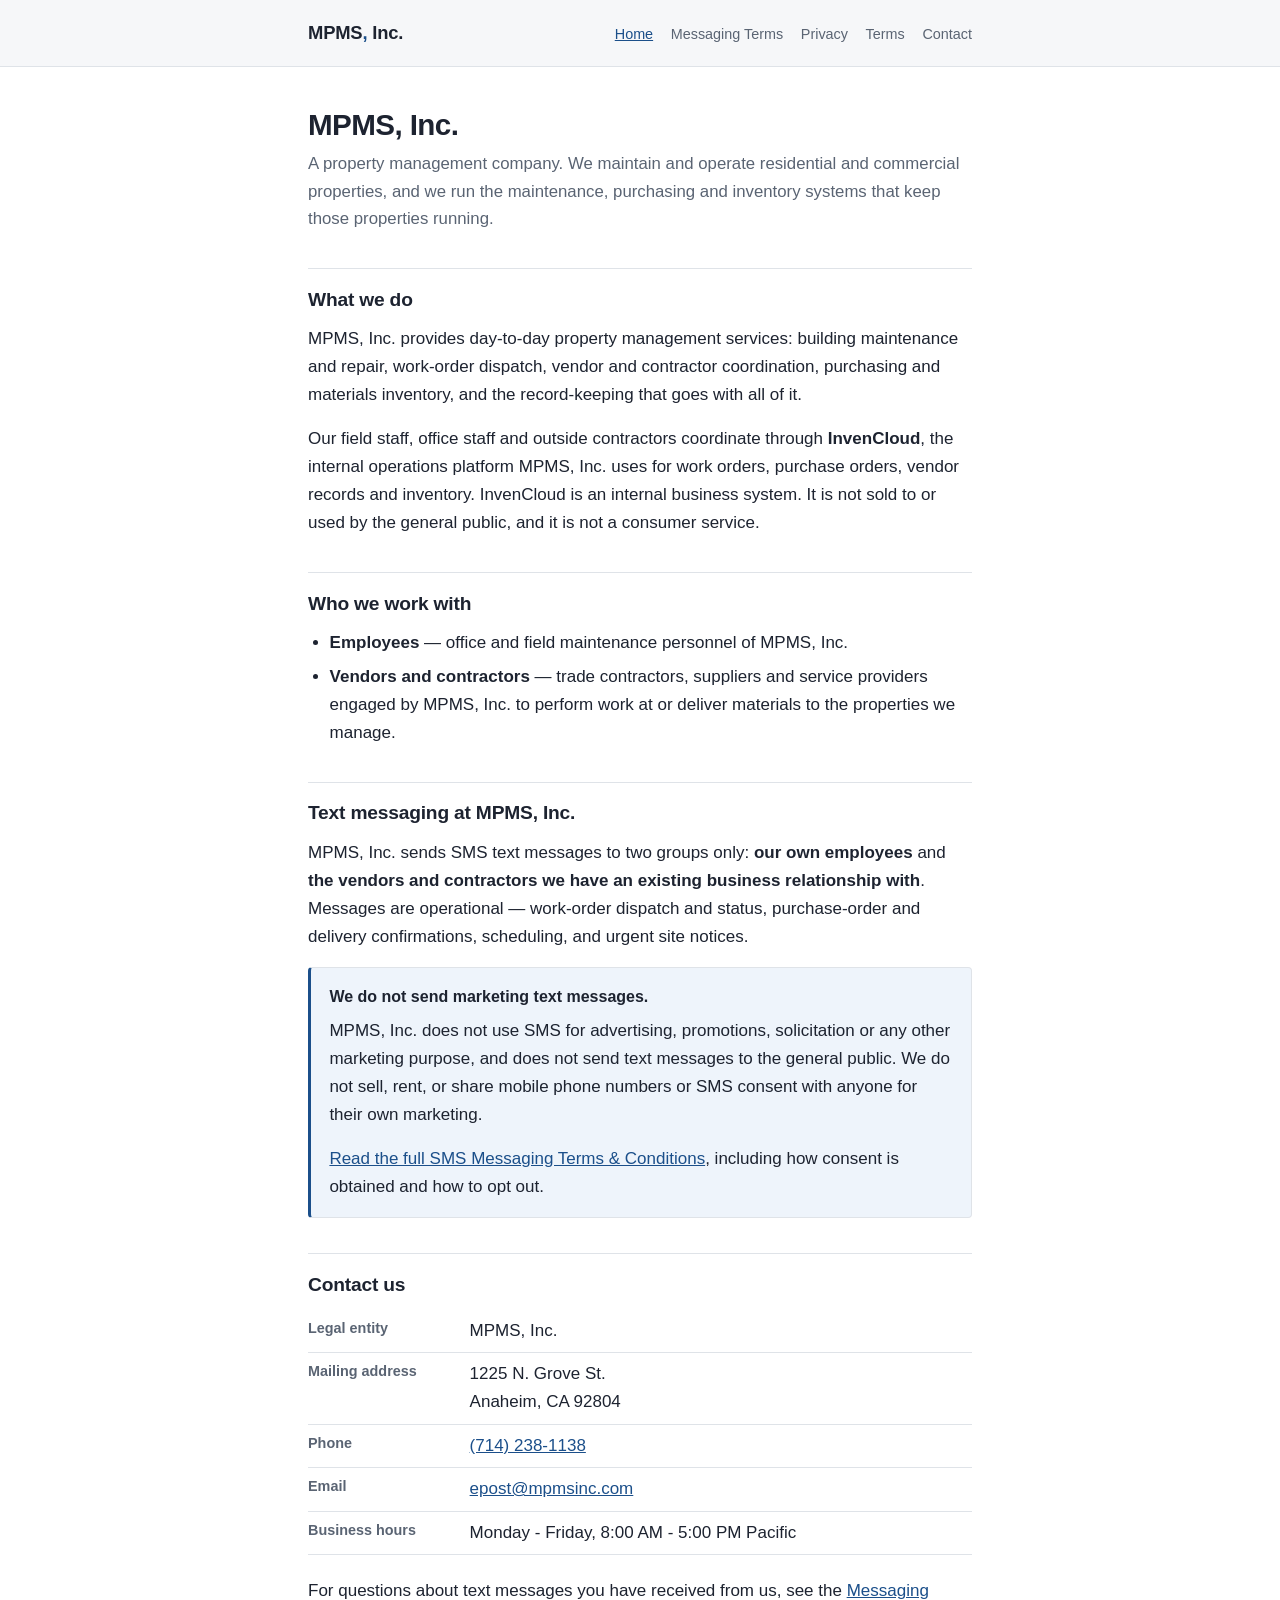
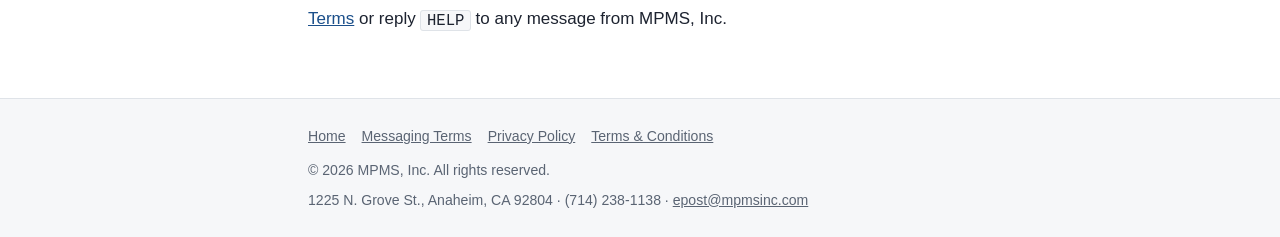
<file: index.html>
﻿<!DOCTYPE html>
<html lang="en">
<head>
<meta charset="utf-8">
<meta name="viewport" content="width=device-width, initial-scale=1">
<title>MPMS, Inc. — Property Management Operations</title>
<meta name="description" content="MPMS, Inc. is a property management company. We operate InvenCloud, the maintenance, purchasing and inventory platform used by our staff and vendor partners.">
<link rel="canonical" href="https://www.mpmsinc.com/">
<link rel="stylesheet" href="/assets/style.css">
</head>
<body>

<a class="skip" href="#main">Skip to main content</a>

<header class="site">
  <div class="wrap">
    <a class="brand" href="/">MPMS<span>,</span> Inc.</a>
    <nav class="site" aria-label="Main">
      <a href="/" aria-current="page">Home</a>
      <a href="/messaging/">Messaging Terms</a>
      <a href="/privacy/">Privacy</a>
      <a href="/terms/">Terms</a>
      <a href="#contact">Contact</a>
    </nav>
  </div>
</header>

<main id="main" tabindex="-1">
<div class="wrap">

  <h1>MPMS, Inc.</h1>
  <p class="lede">A property management company. We maintain and operate residential and
  commercial properties, and we run the maintenance, purchasing and inventory systems that
  keep those properties running.</p>

  <h2>What we do</h2>
  <p>MPMS, Inc. provides day-to-day property management services: building maintenance and
  repair, work-order dispatch, vendor and contractor coordination, purchasing and materials
  inventory, and the record-keeping that goes with all of it.</p>

  <p>Our field staff, office staff and outside contractors coordinate through
  <strong>InvenCloud</strong>, the internal operations platform MPMS, Inc. uses for work
  orders, purchase orders, vendor records and inventory. InvenCloud is an internal business
  system. It is not sold to or used by the general public, and it is not a consumer service.</p>

  <h2>Who we work with</h2>
  <ul>
    <li><strong>Employees</strong> — office and field maintenance personnel of MPMS, Inc.</li>
    <li><strong>Vendors and contractors</strong> — trade contractors, suppliers and service
        providers engaged by MPMS, Inc. to perform work at or deliver materials to the
        properties we manage.</li>
  </ul>

  <h2>Text messaging at MPMS, Inc.</h2>
  <p>MPMS, Inc. sends SMS text messages to two groups only: <strong>our own employees</strong>
  and <strong>the vendors and contractors we have an existing business relationship with</strong>.
  Messages are operational — work-order dispatch and status, purchase-order and delivery
  confirmations, scheduling, and urgent site notices.</p>

  <div class="note">
    <h3>We do not send marketing text messages.</h3>
    <p>MPMS, Inc. does not use SMS for advertising, promotions, solicitation or any other
    marketing purpose, and does not send text messages to the general public. We do not sell,
    rent, or share mobile phone numbers or SMS consent with anyone for their own marketing.</p>
    <p style="margin-bottom:0"><a href="/messaging/">Read the full SMS Messaging Terms &amp;
    Conditions</a>, including how consent is obtained and how to opt out.</p>
  </div>

  <h2 id="contact">Contact us</h2>
  <dl class="facts">
    <div><dt>Legal entity</dt><dd>MPMS, Inc.</dd></div>
    <div><dt>Mailing address</dt><dd>1225 N. Grove St.<br>Anaheim, CA 92804</dd></div>
    <div><dt>Phone</dt><dd><a href="tel:+17142381138">(714) 238-1138</a></dd></div>
    <div><dt>Email</dt><dd><a href="mailto:epost@mpmsinc.com">epost@mpmsinc.com</a></dd></div>
    <div><dt>Business hours</dt><dd>Monday - Friday, 8:00 AM - 5:00 PM Pacific</dd></div>
  </dl>

  <p>For questions about text messages you have received from us, see the
  <a href="/messaging/">Messaging Terms</a> or reply <span class="kw">HELP</span> to any
  message from MPMS, Inc.</p>

</div>
</main>

<footer class="site">
  <div class="wrap">
    <nav class="footlinks" aria-label="Footer">
      <a href="/">Home</a>
      <a href="/messaging/">Messaging Terms</a>
      <a href="/privacy/">Privacy Policy</a>
      <a href="/terms/">Terms &amp; Conditions</a>
    </nav>
    <p>&copy; 2026 MPMS, Inc. All rights reserved.</p>
    <p>1225 N. Grove St., Anaheim, CA 92804 &middot; (714) 238-1138 &middot;
       <a href="mailto:epost@mpmsinc.com">epost@mpmsinc.com</a></p>
  </div>
</footer>

</body>
</html>
</file>
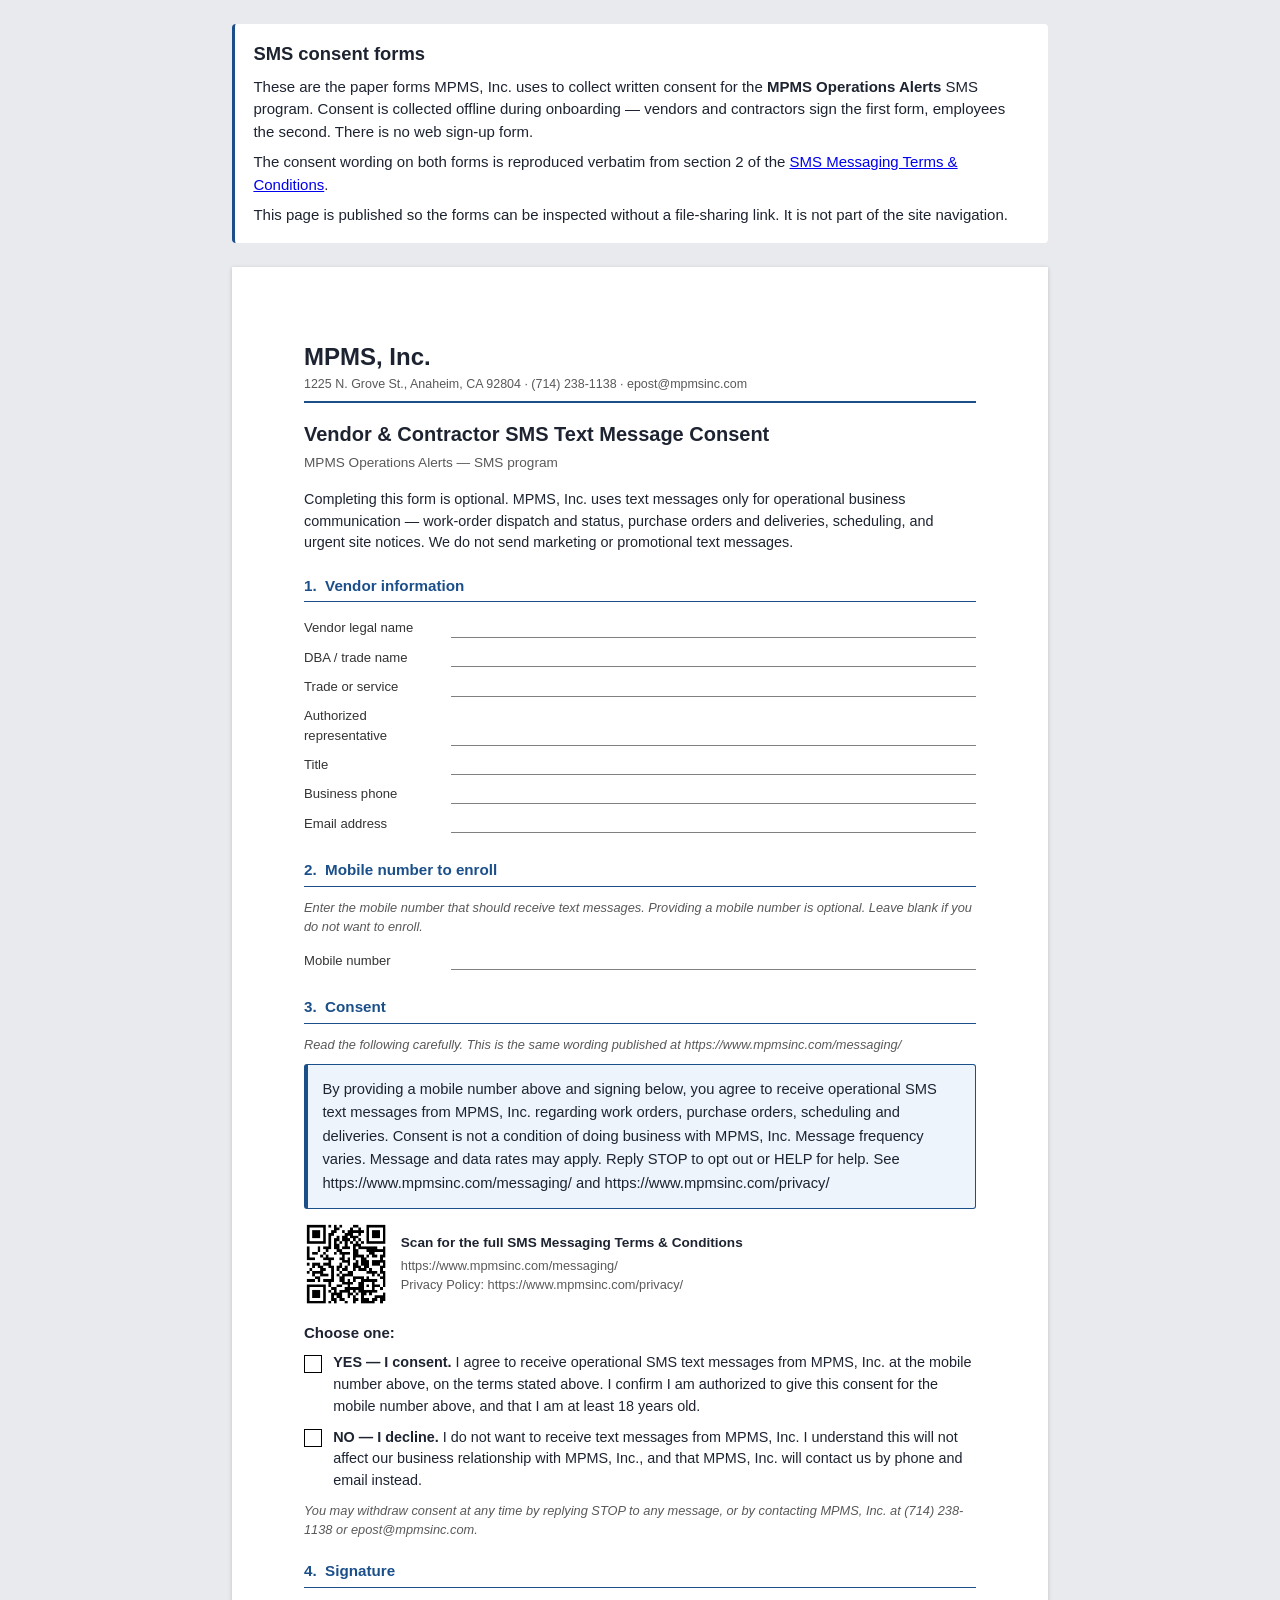
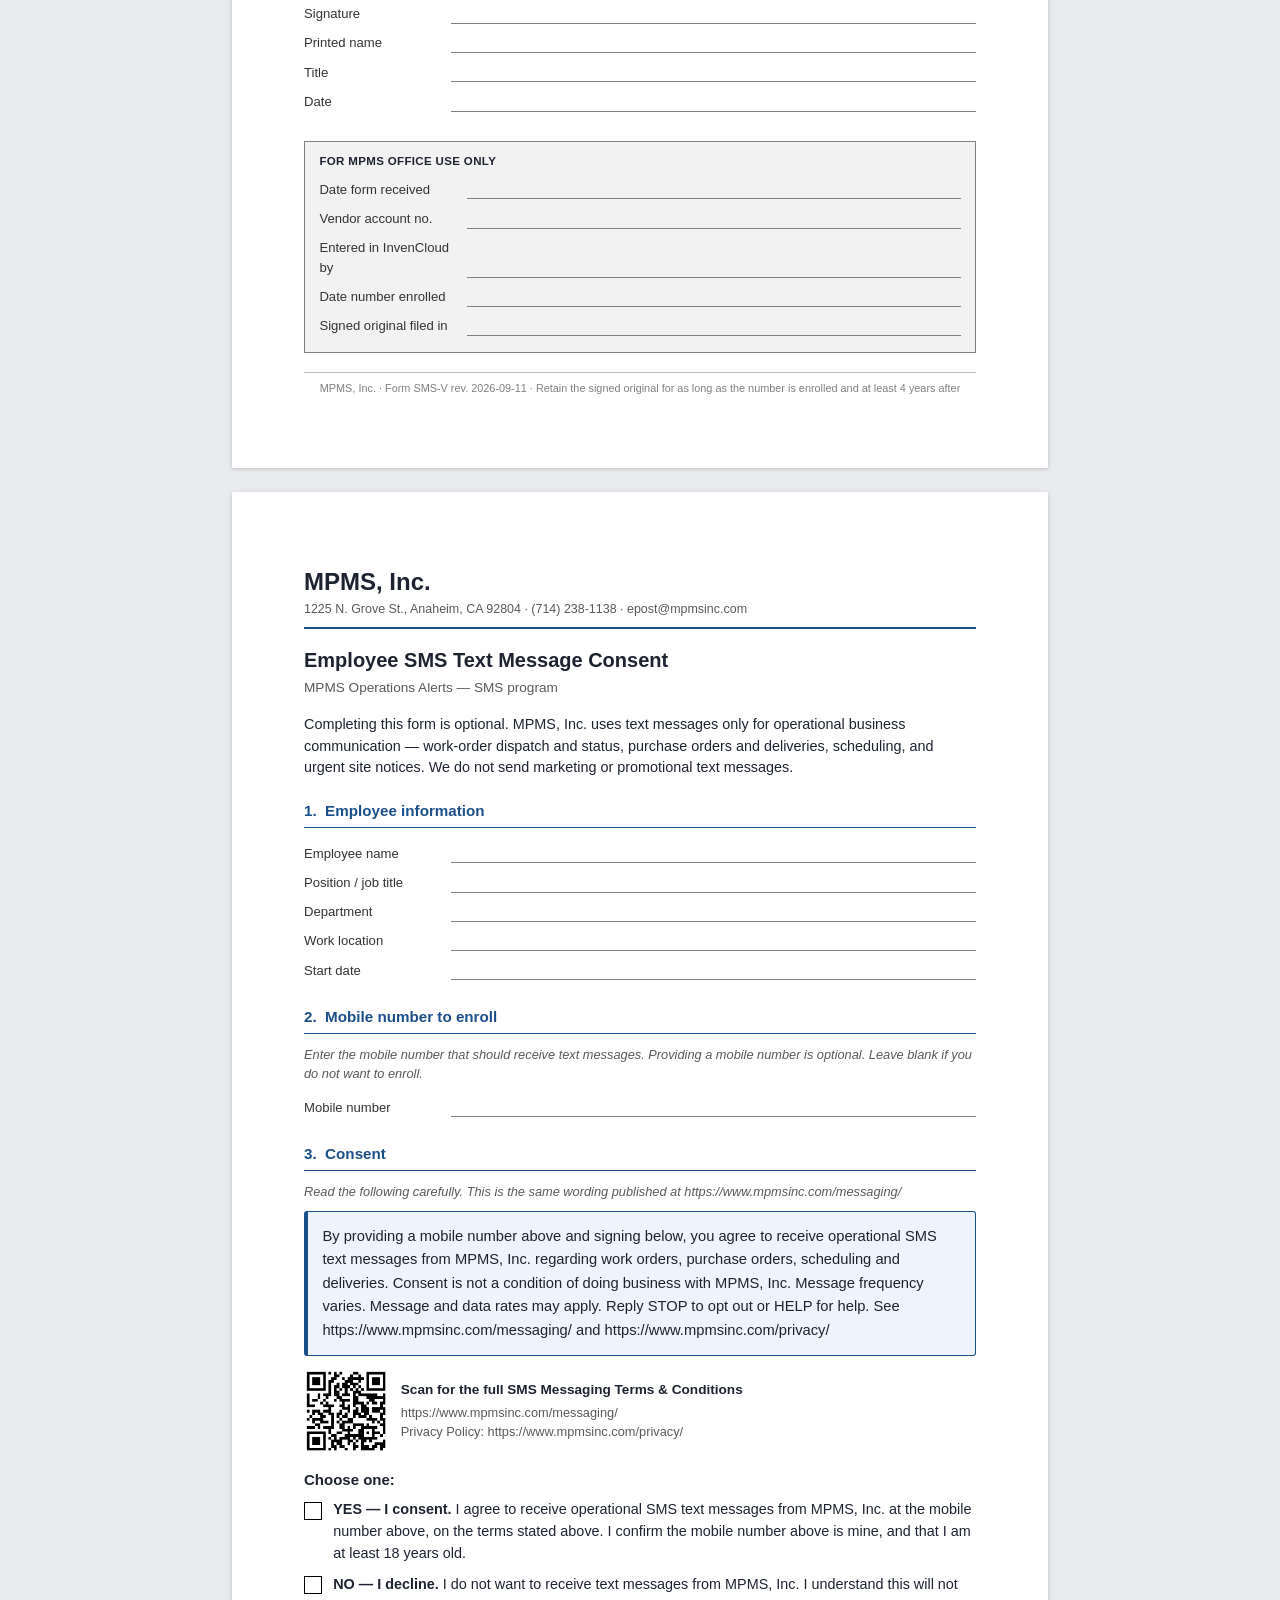
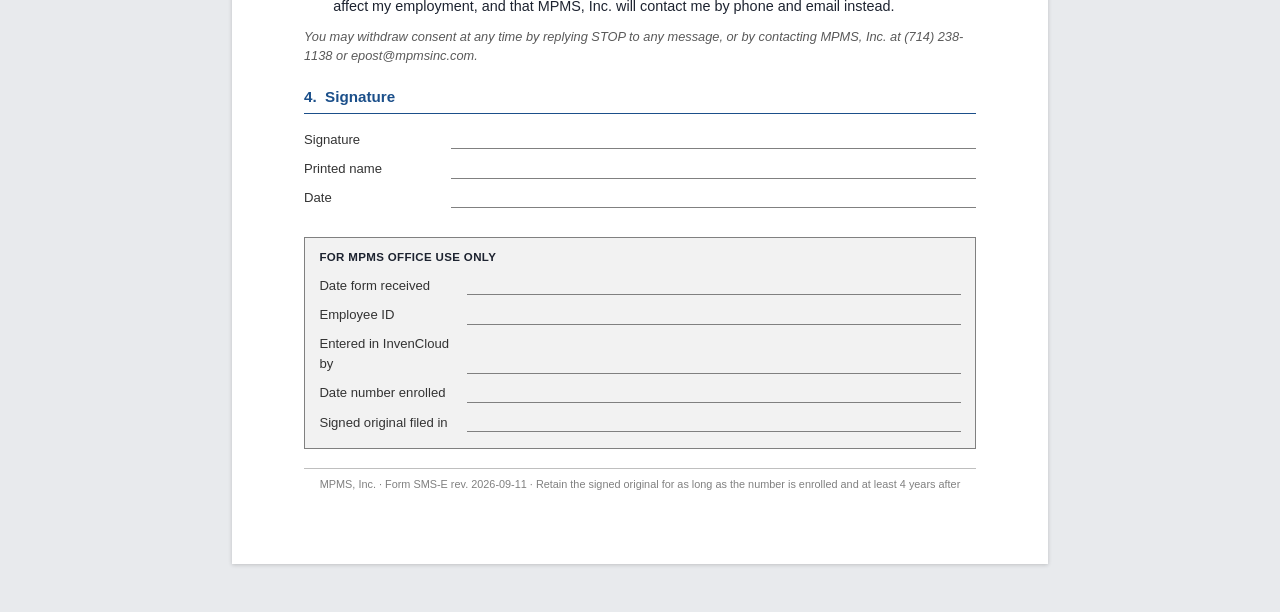
<file: consent-forms/index.html>
<!DOCTYPE html>
<html lang="en">
<head>
<meta charset="utf-8">
<meta name="viewport" content="width=device-width, initial-scale=1">
<title>SMS Consent Forms — MPMS, Inc.</title>
<meta name="description" content="The paper SMS consent forms MPMS, Inc. uses to collect written opt-in from vendors, contractors and employees during onboarding.">
<meta name="robots" content="noindex">
<style>
  :root { color-scheme: light; }
  body { margin:0; background:#e8eaed; color:#1d2330;
         font-family:-apple-system,BlinkMacSystemFont,"Segoe UI",Roboto,Arial,sans-serif;
         font-size:15px; line-height:1.5; }
  .page { max-width:8.5in; margin:0 auto; padding:1.5rem 1rem; }
  .note { background:#fff; border-left:3px solid #1b4f8a; padding:1rem 1.15rem;
          margin:0 0 1.5rem; border-radius:4px; }
  .note h1 { font-size:1.15rem; margin:0 0 .5rem; }
  .note p { margin:0 0 .5rem; } .note p:last-child { margin:0; }
  .form { background:#fff; padding:0.75in; margin:0 0 1.5rem;
          box-shadow:0 1px 4px rgba(0,0,0,.18); }
  .lh .co { font-size:1.5rem; font-weight:700; }
  .lh .ad { font-size:.78rem; color:#595959; }
  .lh { border-bottom:2px solid #1b4f8a; padding-bottom:.5rem; margin-bottom:1rem; }
  h2 { font-size:1.25rem; margin:0 0 .2rem; }
  .sub { font-size:.85rem; color:#595959; margin:0 0 1rem; }
  .intro { font-size:.9rem; margin:0 0 .4rem; }
  h3 { font-size:.95rem; color:#1b4f8a; border-bottom:1px solid #1b4f8a;
       padding-bottom:.25rem; margin:1.3rem 0 .7rem; }
  .f { display:flex; align-items:flex-end; gap:.6rem; padding:.3rem 0; }
  .fl { flex:0 0 10.5em; font-size:.82rem; color:#333; }
  .fv { flex:1; border-bottom:1px solid #808080; height:1.15rem; }
  .hint { font-size:.8rem; color:#595959; font-style:italic; margin:.3rem 0 .6rem; }
  .consent { background:#eef4fb; border:1px solid #1b4f8a; border-left:4px solid #1b4f8a;
             border-radius:3px; padding:.8rem .9rem; font-size:.92rem; line-height:1.6;
             overflow-wrap:anywhere; }
  .qr { display:flex; gap:.8rem; align-items:center; margin:.8rem 0 1rem; }
  .qr img { flex:0 0 auto; }
  .qrt { display:flex; flex-direction:column; font-size:.8rem; color:#595959; }
  .qrt strong { color:#1d2330; font-size:.85rem; margin-bottom:.15rem; }
  .choose { margin:.8rem 0 .5rem; }
  .ch { display:flex; gap:.7rem; align-items:flex-start; margin:0 0 .6rem; font-size:.9rem; }
  .box { flex:0 0 auto; width:1rem; height:1rem; border:1.5px solid #000; margin-top:.15rem; }
  .office { background:#f2f2f2; border:1px solid #808080; padding:.7rem .9rem; margin-top:1.5rem; }
  .ot { font-size:.72rem; font-weight:700; letter-spacing:.03em; margin-bottom:.3rem; }
  .ff { border-top:1px solid #bfbfbf; margin-top:1.2rem; padding-top:.4rem;
        font-size:.68rem; color:#808080; text-align:center; }
  @media print {
    body { background:#fff; } .page { max-width:none; padding:0; }
    .note { display:none; }
    .form { box-shadow:none; padding:0; margin:0; page-break-after:always; }
    .form:last-child { page-break-after:auto; }
  }
</style>
</head>
<body>
<div class="page">
  <div class="note">
    <h1>SMS consent forms</h1>
    <p>These are the paper forms MPMS, Inc. uses to collect written consent for the
    <strong>MPMS Operations Alerts</strong> SMS program. Consent is collected offline during
    onboarding &mdash; vendors and contractors sign the first form, employees the second.
    There is no web sign-up form.</p>
    <p>The consent wording on both forms is reproduced verbatim from section 2 of the
    <a href="/messaging/">SMS Messaging Terms &amp; Conditions</a>.</p>
    <p>This page is published so the forms can be inspected without a file-sharing link.
    It is not part of the site navigation.</p>
  </div>

<section class="form">
  <header class="lh">
    <div class="co">MPMS, Inc.</div>
    <div class="ad">1225 N. Grove St., Anaheim, CA 92804 &middot; (714) 238-1138 &middot; epost@mpmsinc.com</div>
  </header>

  <h2>Vendor &amp; Contractor SMS Text Message Consent</h2>
  <p class="sub">MPMS Operations Alerts &mdash; SMS program</p>
  <p class="intro">Completing this form is optional. MPMS, Inc. uses text messages only for operational business communication — work-order dispatch and status, purchase orders and deliveries, scheduling, and urgent site notices. We do not send marketing or promotional text messages.</p>

  <h3>1. &nbsp;Vendor information</h3>
  <div class="f"><span class="fl">Vendor legal name</span><span class="fv"></span></div>
  <div class="f"><span class="fl">DBA / trade name</span><span class="fv"></span></div>
  <div class="f"><span class="fl">Trade or service</span><span class="fv"></span></div>
  <div class="f"><span class="fl">Authorized representative</span><span class="fv"></span></div>
  <div class="f"><span class="fl">Title</span><span class="fv"></span></div>
  <div class="f"><span class="fl">Business phone</span><span class="fv"></span></div>
  <div class="f"><span class="fl">Email address</span><span class="fv"></span></div>

  <h3>2. &nbsp;Mobile number to enroll</h3>
  <p class="hint">Enter the mobile number that should receive text messages. Providing a
  mobile number is optional. Leave blank if you do not want to enroll.</p>
  <div class="f"><span class="fl">Mobile number</span><span class="fv"></span></div>

  <h3>3. &nbsp;Consent</h3>
  <p class="hint">Read the following carefully. This is the same wording published at
  https://www.mpmsinc.com/messaging/</p>
  <div class="consent">By providing a mobile number above and signing below, you agree to receive operational SMS text messages from MPMS, Inc. regarding work orders, purchase orders, scheduling and deliveries. Consent is not a condition of doing business with MPMS, Inc. Message frequency varies. Message and data rates may apply. Reply STOP to opt out or HELP for help. See https://www.mpmsinc.com/messaging/ and https://www.mpmsinc.com/privacy/</div>

  <div class="qr">
    <img src="[data-uri]" alt="QR code linking to the SMS Messaging Terms and Conditions at https://www.mpmsinc.com/messaging/" width="84" height="84">
    <div class="qrt">
      <strong>Scan for the full SMS Messaging Terms &amp; Conditions</strong>
      <span>https://www.mpmsinc.com/messaging/</span>
      <span>Privacy Policy: https://www.mpmsinc.com/privacy/</span>
    </div>
  </div>

  <p class="choose"><strong>Choose one:</strong></p>
  <div class="ch"><span class="box"></span><span><strong>YES &mdash; I consent.</strong> I agree to receive operational SMS text messages from MPMS, Inc. at the mobile number above, on the terms stated above. I confirm I am authorized to give this consent for the mobile number above, and that I am at least 18 years old.</span></div>
  <div class="ch"><span class="box"></span><span><strong>NO &mdash; I decline.</strong> I do not want to receive text messages from MPMS, Inc. I understand this will not affect our business relationship with MPMS, Inc., and that MPMS, Inc. will contact us by phone and email instead.</span></div>

  <p class="hint">You may withdraw consent at any time by replying STOP to any message, or by
  contacting MPMS, Inc. at (714) 238-1138 or epost@mpmsinc.com.</p>

  <h3>4. &nbsp;Signature</h3>
  <div class="f"><span class="fl">Signature</span><span class="fv"></span></div>
  <div class="f"><span class="fl">Printed name</span><span class="fv"></span></div>
  <div class="f"><span class="fl">Title</span><span class="fv"></span></div>
  <div class="f"><span class="fl">Date</span><span class="fv"></span></div>

  <div class="office">
    <div class="ot">FOR MPMS OFFICE USE ONLY</div>
    <div class="f"><span class="fl">Date form received</span><span class="fv"></span></div>
    <div class="f"><span class="fl">Vendor account no.</span><span class="fv"></span></div>
    <div class="f"><span class="fl">Entered in InvenCloud by</span><span class="fv"></span></div>
    <div class="f"><span class="fl">Date number enrolled</span><span class="fv"></span></div>
    <div class="f"><span class="fl">Signed original filed in</span><span class="fv"></span></div>
  </div>

  <footer class="ff">MPMS, Inc. &middot; Form SMS-V rev. 2026-09-11 &middot;
  Retain the signed original for as long as the number is enrolled and at least 4 years after</footer>
</section>

<section class="form">
  <header class="lh">
    <div class="co">MPMS, Inc.</div>
    <div class="ad">1225 N. Grove St., Anaheim, CA 92804 &middot; (714) 238-1138 &middot; epost@mpmsinc.com</div>
  </header>

  <h2>Employee SMS Text Message Consent</h2>
  <p class="sub">MPMS Operations Alerts &mdash; SMS program</p>
  <p class="intro">Completing this form is optional. MPMS, Inc. uses text messages only for operational business communication — work-order dispatch and status, purchase orders and deliveries, scheduling, and urgent site notices. We do not send marketing or promotional text messages.</p>

  <h3>1. &nbsp;Employee information</h3>
  <div class="f"><span class="fl">Employee name</span><span class="fv"></span></div>
  <div class="f"><span class="fl">Position / job title</span><span class="fv"></span></div>
  <div class="f"><span class="fl">Department</span><span class="fv"></span></div>
  <div class="f"><span class="fl">Work location</span><span class="fv"></span></div>
  <div class="f"><span class="fl">Start date</span><span class="fv"></span></div>

  <h3>2. &nbsp;Mobile number to enroll</h3>
  <p class="hint">Enter the mobile number that should receive text messages. Providing a
  mobile number is optional. Leave blank if you do not want to enroll.</p>
  <div class="f"><span class="fl">Mobile number</span><span class="fv"></span></div>

  <h3>3. &nbsp;Consent</h3>
  <p class="hint">Read the following carefully. This is the same wording published at
  https://www.mpmsinc.com/messaging/</p>
  <div class="consent">By providing a mobile number above and signing below, you agree to receive operational SMS text messages from MPMS, Inc. regarding work orders, purchase orders, scheduling and deliveries. Consent is not a condition of doing business with MPMS, Inc. Message frequency varies. Message and data rates may apply. Reply STOP to opt out or HELP for help. See https://www.mpmsinc.com/messaging/ and https://www.mpmsinc.com/privacy/</div>

  <div class="qr">
    <img src="[data-uri]" alt="QR code linking to the SMS Messaging Terms and Conditions at https://www.mpmsinc.com/messaging/" width="84" height="84">
    <div class="qrt">
      <strong>Scan for the full SMS Messaging Terms &amp; Conditions</strong>
      <span>https://www.mpmsinc.com/messaging/</span>
      <span>Privacy Policy: https://www.mpmsinc.com/privacy/</span>
    </div>
  </div>

  <p class="choose"><strong>Choose one:</strong></p>
  <div class="ch"><span class="box"></span><span><strong>YES &mdash; I consent.</strong> I agree to receive operational SMS text messages from MPMS, Inc. at the mobile number above, on the terms stated above. I confirm the mobile number above is mine, and that I am at least 18 years old.</span></div>
  <div class="ch"><span class="box"></span><span><strong>NO &mdash; I decline.</strong> I do not want to receive text messages from MPMS, Inc. I understand this will not affect my employment, and that MPMS, Inc. will contact me by phone and email instead.</span></div>

  <p class="hint">You may withdraw consent at any time by replying STOP to any message, or by
  contacting MPMS, Inc. at (714) 238-1138 or epost@mpmsinc.com.</p>

  <h3>4. &nbsp;Signature</h3>
  <div class="f"><span class="fl">Signature</span><span class="fv"></span></div>
  <div class="f"><span class="fl">Printed name</span><span class="fv"></span></div>
  <div class="f"><span class="fl">Date</span><span class="fv"></span></div>

  <div class="office">
    <div class="ot">FOR MPMS OFFICE USE ONLY</div>
    <div class="f"><span class="fl">Date form received</span><span class="fv"></span></div>
    <div class="f"><span class="fl">Employee ID</span><span class="fv"></span></div>
    <div class="f"><span class="fl">Entered in InvenCloud by</span><span class="fv"></span></div>
    <div class="f"><span class="fl">Date number enrolled</span><span class="fv"></span></div>
    <div class="f"><span class="fl">Signed original filed in</span><span class="fv"></span></div>
  </div>

  <footer class="ff">MPMS, Inc. &middot; Form SMS-E rev. 2026-09-11 &middot;
  Retain the signed original for as long as the number is enrolled and at least 4 years after</footer>
</section>
</div>
</body>
</html>
</file>
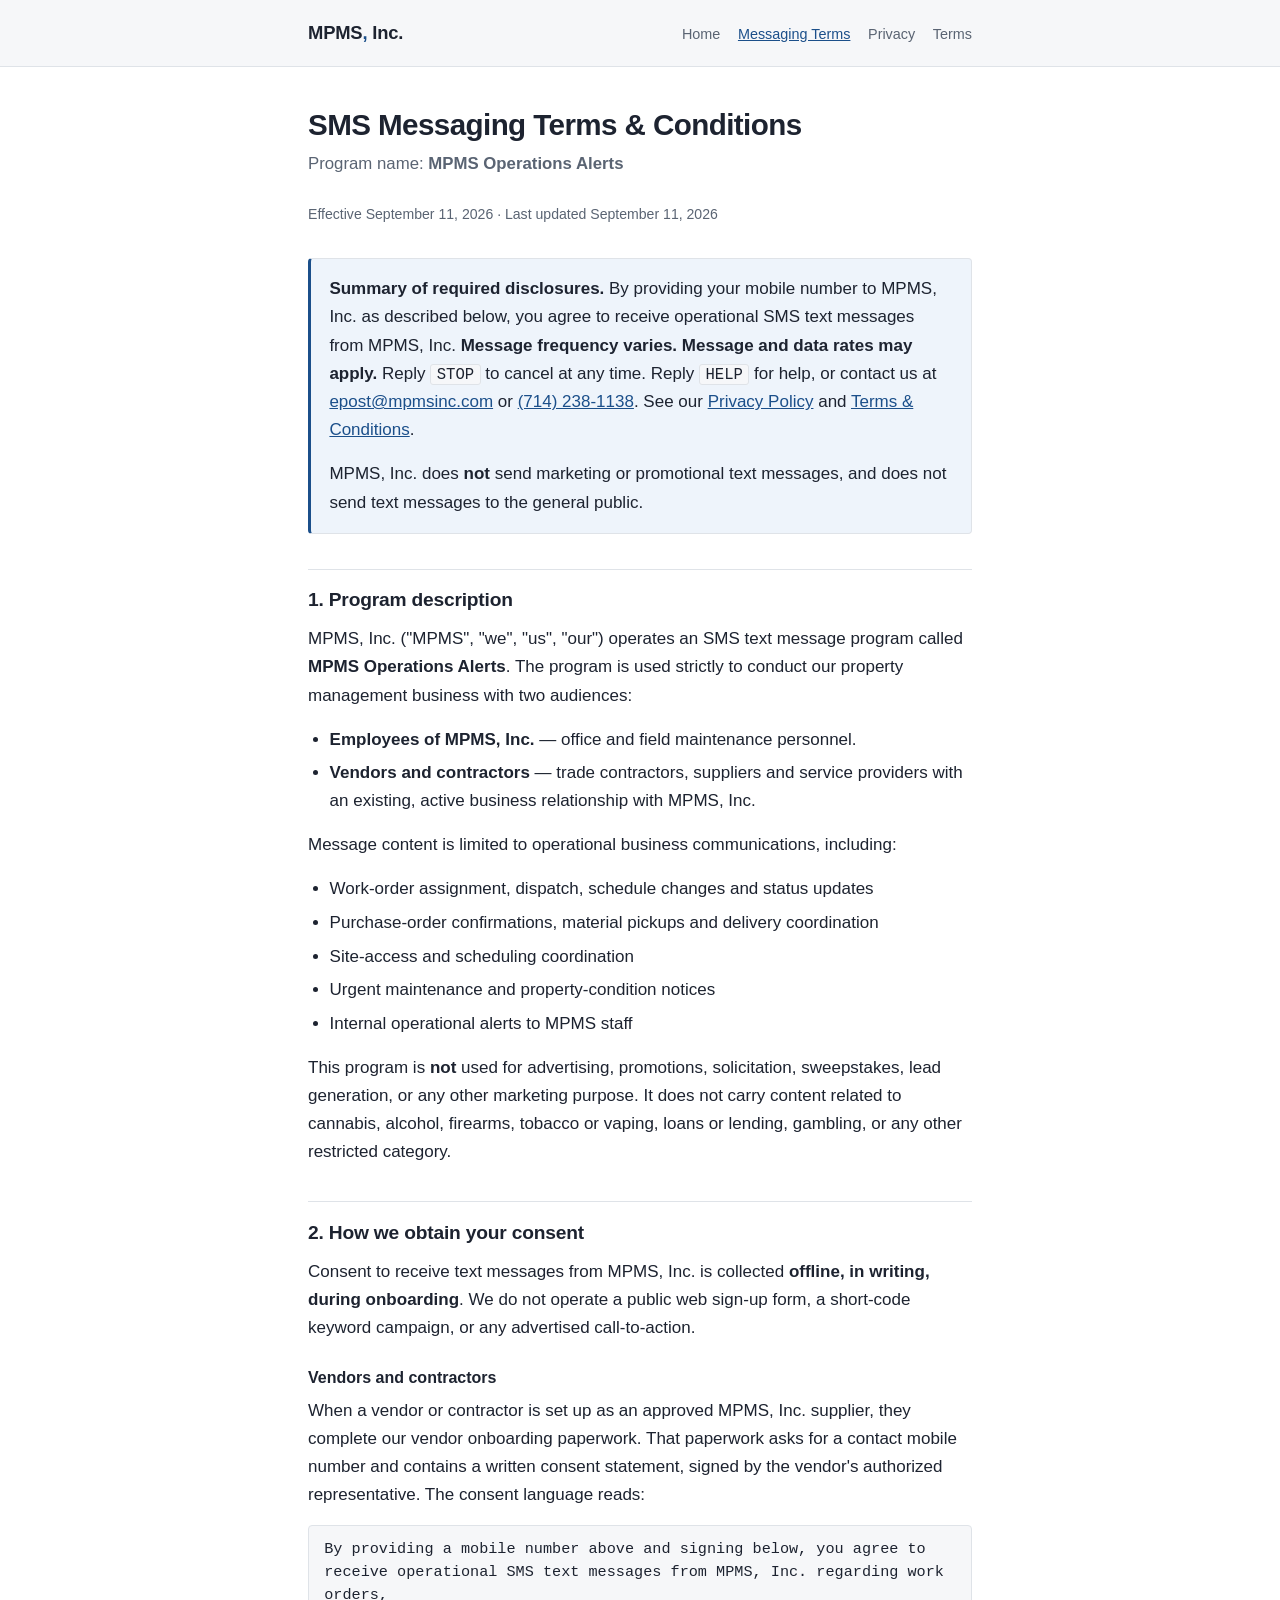
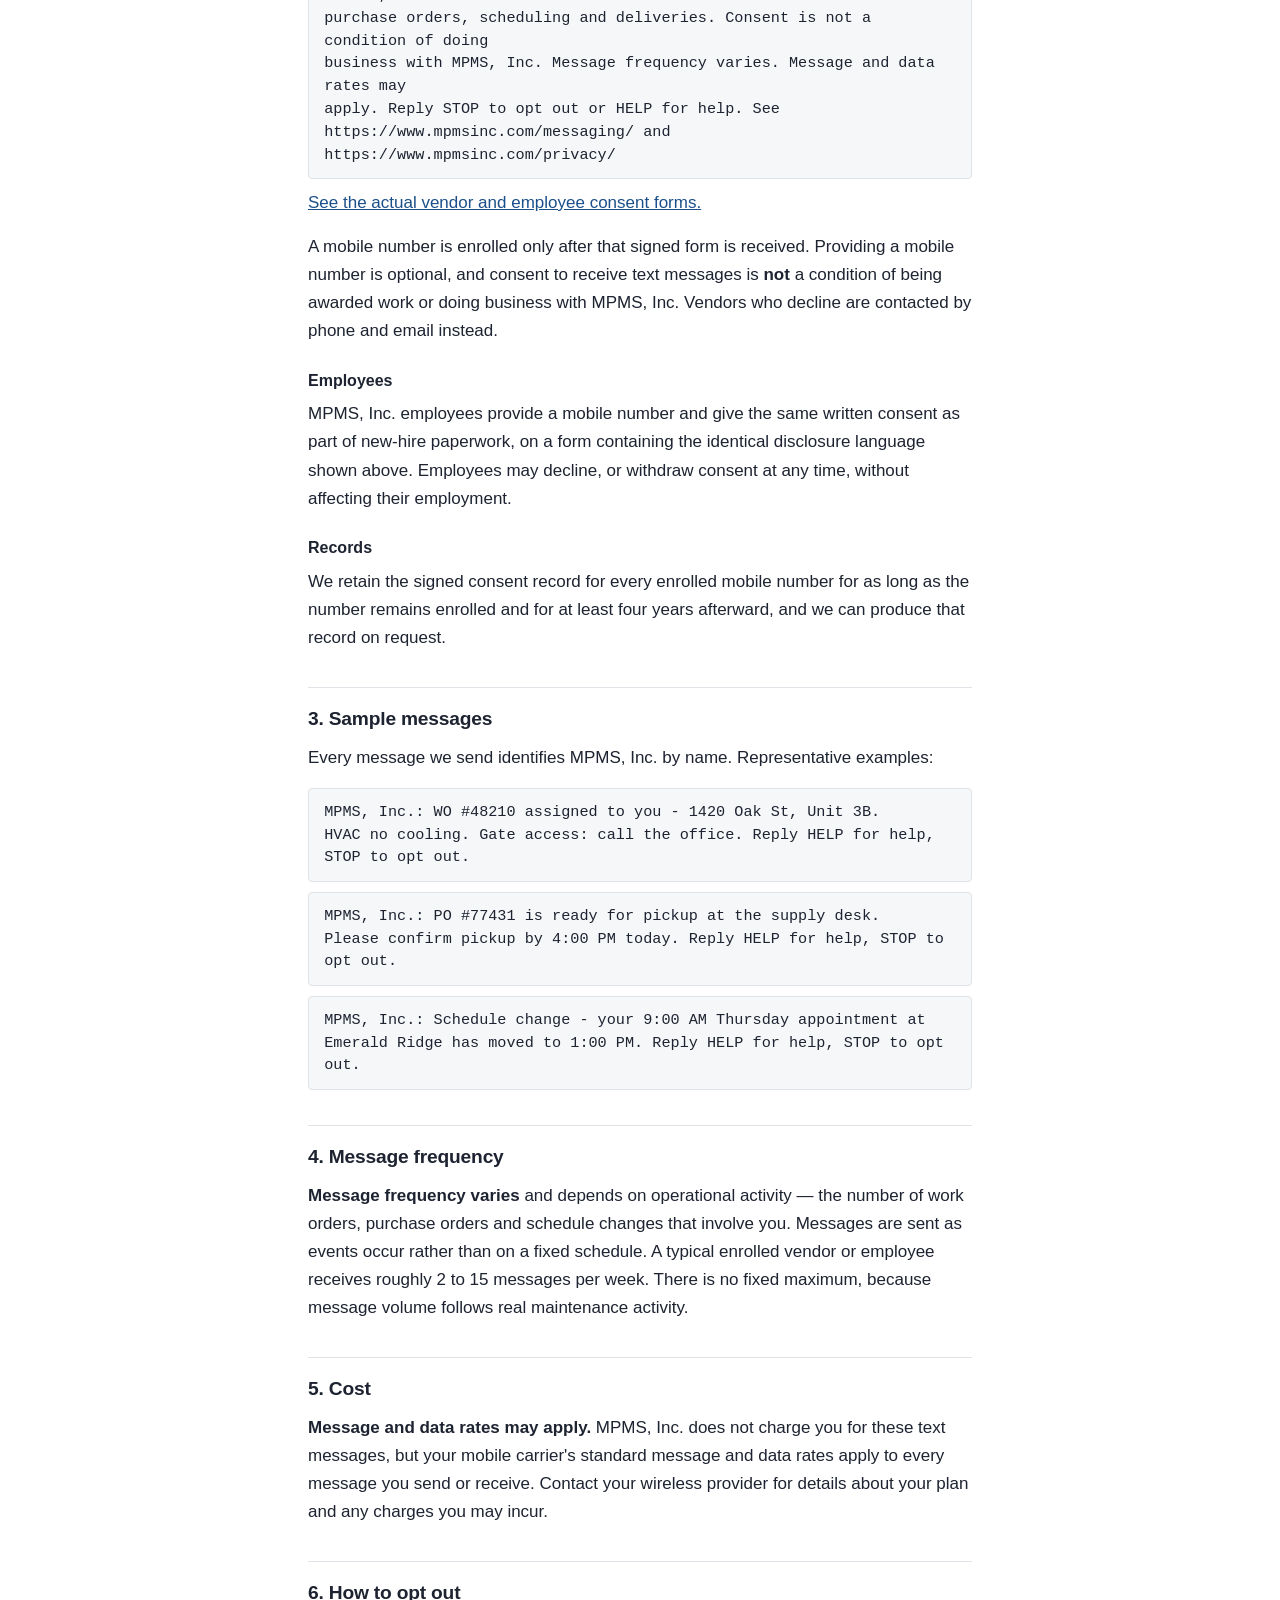
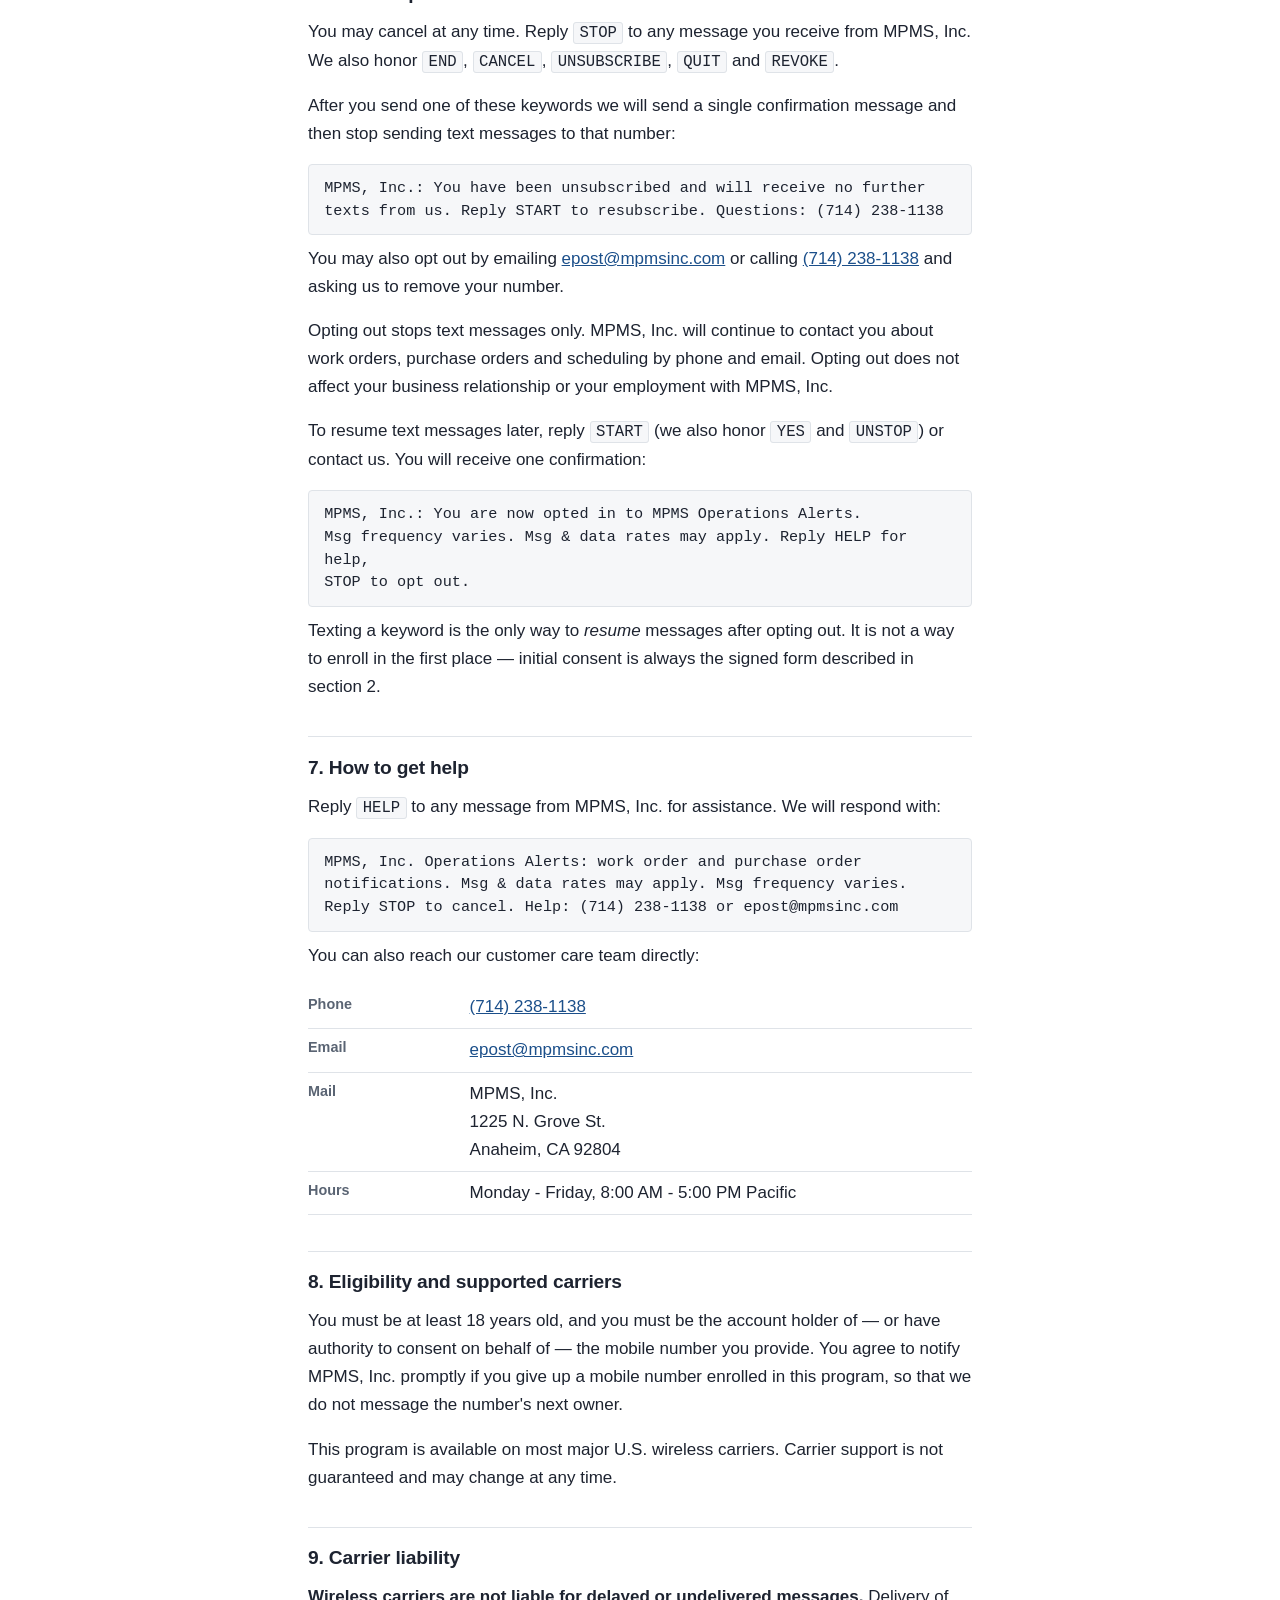
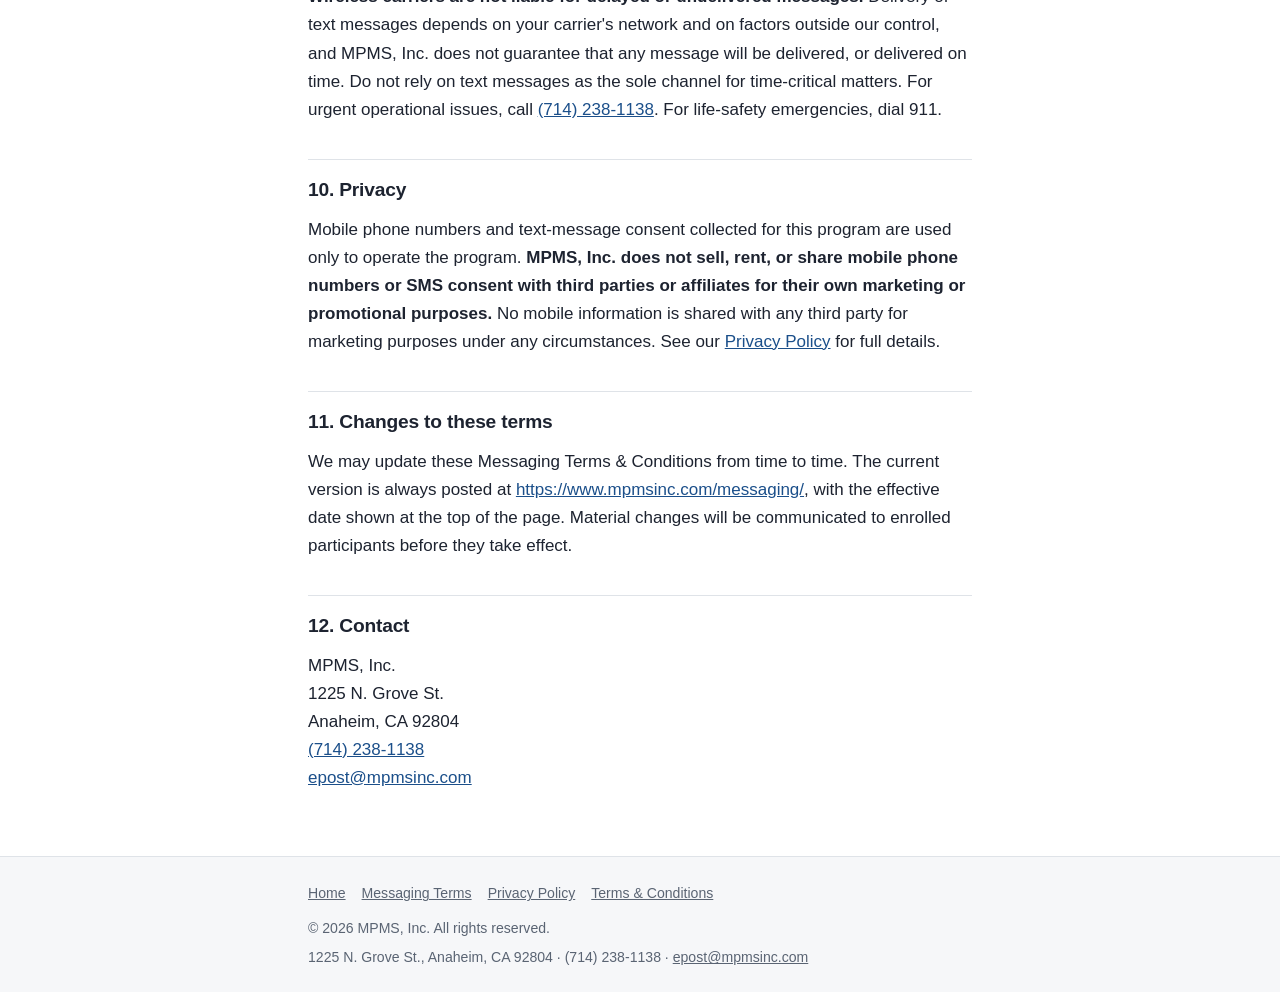
<file: messaging/index.html>
﻿<!DOCTYPE html>
<html lang="en">
<head>
<meta charset="utf-8">
<meta name="viewport" content="width=device-width, initial-scale=1">
<title>SMS Messaging Terms &amp; Conditions — MPMS, Inc.</title>
<meta name="description" content="SMS Messaging Terms and Conditions for the MPMS, Inc. Operations Alerts program: consent, message frequency, opt-out (STOP), help (HELP), and rates.">
<link rel="canonical" href="https://www.mpmsinc.com/messaging/">
<link rel="stylesheet" href="/assets/style.css">
</head>
<body>

<a class="skip" href="#main">Skip to main content</a>

<header class="site">
  <div class="wrap">
    <a class="brand" href="/">MPMS<span>,</span> Inc.</a>
    <nav class="site" aria-label="Main">
      <a href="/">Home</a>
      <a href="/messaging/" aria-current="page">Messaging Terms</a>
      <a href="/privacy/">Privacy</a>
      <a href="/terms/">Terms</a>
    </nav>
  </div>
</header>

<main id="main" tabindex="-1">
<div class="wrap">

  <h1>SMS Messaging Terms &amp; Conditions</h1>
  <p class="lede">Program name: <strong>MPMS Operations Alerts</strong></p>
  <p class="updated">Effective September 11, 2026 &middot; Last updated September 11, 2026</p>

  <div class="note">
    <p><strong>Summary of required disclosures.</strong> By providing your mobile number to
    MPMS, Inc. as described below, you agree to receive operational SMS text messages from
    MPMS, Inc. <strong>Message frequency varies.</strong> <strong>Message and data rates may
    apply.</strong> Reply <span class="kw">STOP</span> to cancel at any time. Reply
    <span class="kw">HELP</span> for help, or contact us at
    <a href="mailto:epost@mpmsinc.com">epost@mpmsinc.com</a> or <a href="tel:+17142381138">(714) 238-1138</a>.
    See our <a href="/privacy/">Privacy Policy</a> and
    <a href="/terms/">Terms &amp; Conditions</a>.</p>
    <p style="margin-bottom:0">MPMS, Inc. does <strong>not</strong> send marketing or
    promotional text messages, and does not send text messages to the general public.</p>
  </div>

  <h2>1. Program description</h2>
  <p>MPMS, Inc. ("MPMS", "we", "us", "our") operates an SMS text message program called
  <strong>MPMS Operations Alerts</strong>. The program is used strictly to conduct our
  property management business with two audiences:</p>
  <ul>
    <li><strong>Employees of MPMS, Inc.</strong> — office and field maintenance personnel.</li>
    <li><strong>Vendors and contractors</strong> — trade contractors, suppliers and service
        providers with an existing, active business relationship with MPMS, Inc.</li>
  </ul>
  <p>Message content is limited to operational business communications, including:</p>
  <ul>
    <li>Work-order assignment, dispatch, schedule changes and status updates</li>
    <li>Purchase-order confirmations, material pickups and delivery coordination</li>
    <li>Site-access and scheduling coordination</li>
    <li>Urgent maintenance and property-condition notices</li>
    <li>Internal operational alerts to MPMS staff</li>
  </ul>
  <p>This program is <strong>not</strong> used for advertising, promotions, solicitation,
  sweepstakes, lead generation, or any other marketing purpose. It does not carry content
  related to cannabis, alcohol, firearms, tobacco or vaping, loans or lending, gambling, or
  any other restricted category.</p>

  <h2>2. How we obtain your consent</h2>
  <p>Consent to receive text messages from MPMS, Inc. is collected <strong>offline, in
  writing, during onboarding</strong>. We do not operate a public web sign-up form, a
  short-code keyword campaign, or any advertised call-to-action.</p>

  <h3>Vendors and contractors</h3>
  <p>When a vendor or contractor is set up as an approved MPMS, Inc. supplier, they complete
  our vendor onboarding paperwork. That paperwork asks for a contact mobile number and
  contains a written consent statement, signed by the vendor's authorized representative.
  The consent language reads:</p>
  <div class="sample">By providing a mobile number above and signing below, you agree to
receive operational SMS text messages from MPMS, Inc. regarding work orders,
purchase orders, scheduling and deliveries. Consent is not a condition of doing
business with MPMS, Inc. Message frequency varies. Message and data rates may
apply. Reply STOP to opt out or HELP for help. See
https://www.mpmsinc.com/messaging/ and https://www.mpmsinc.com/privacy/</div>
  <p><a href="/consent-forms/">See the actual vendor and employee consent forms.</a></p>

  <p>A mobile number is enrolled only after that signed form is received. Providing a mobile
  number is optional, and consent to receive text messages is <strong>not</strong> a condition
  of being awarded work or doing business with MPMS, Inc. Vendors who decline are contacted
  by phone and email instead.</p>

  <h3>Employees</h3>
  <p>MPMS, Inc. employees provide a mobile number and give the same written consent as part
  of new-hire paperwork, on a form containing the identical disclosure language shown above.
  Employees may decline, or withdraw consent at any time, without affecting their employment.</p>

  <h3>Records</h3>
  <p>We retain the signed consent record for every enrolled mobile number for as long as the
  number remains enrolled and for at least four years afterward, and we can produce that
  record on request.</p>

  <h2>3. Sample messages</h2>
  <p>Every message we send identifies MPMS, Inc. by name. Representative examples:</p>
  <div class="sample">MPMS, Inc.: WO #48210 assigned to you - 1420 Oak St, Unit 3B.
HVAC no cooling. Gate access: call the office. Reply HELP for help,
STOP to opt out.</div>
  <div class="sample">MPMS, Inc.: PO #77431 is ready for pickup at the supply desk.
Please confirm pickup by 4:00 PM today. Reply HELP for help, STOP to opt out.</div>
  <div class="sample">MPMS, Inc.: Schedule change - your 9:00 AM Thursday appointment at
Emerald Ridge has moved to 1:00 PM. Reply HELP for help, STOP to opt out.</div>

  <h2>4. Message frequency</h2>
  <p><strong>Message frequency varies</strong> and depends on operational activity — the
  number of work orders, purchase orders and schedule changes that involve you. Messages are
  sent as events occur rather than on a fixed schedule. A typical enrolled vendor or employee
  receives roughly 2 to 15 messages per week. There is no fixed maximum, because message
  volume follows real maintenance activity.</p>

  <h2>5. Cost</h2>
  <p><strong>Message and data rates may apply.</strong> MPMS, Inc. does not charge you for
  these text messages, but your mobile carrier's standard message and data rates apply to
  every message you send or receive. Contact your wireless provider for details about your
  plan and any charges you may incur.</p>

  <h2>6. How to opt out</h2>
  <p>You may cancel at any time. Reply <span class="kw">STOP</span> to any message you receive
  from MPMS, Inc. We also honor <span class="kw">END</span>, <span class="kw">CANCEL</span>,
  <span class="kw">UNSUBSCRIBE</span>, <span class="kw">QUIT</span> and
  <span class="kw">REVOKE</span>.</p>
  <p>After you send one of these keywords we will send a single confirmation message and then
  stop sending text messages to that number:</p>
  <div class="sample">MPMS, Inc.: You have been unsubscribed and will receive no further
texts from us. Reply START to resubscribe. Questions: (714) 238-1138</div>
  <p>You may also opt out by emailing <a href="mailto:epost@mpmsinc.com">epost@mpmsinc.com</a> or calling
  <a href="tel:+17142381138">(714) 238-1138</a> and asking us to remove your number.</p>
  <p>Opting out stops text messages only. MPMS, Inc. will continue to contact you about work
  orders, purchase orders and scheduling by phone and email. Opting out does not affect your
  business relationship or your employment with MPMS, Inc.</p>
  <p>To resume text messages later, reply <span class="kw">START</span> (we also honor
  <span class="kw">YES</span> and <span class="kw">UNSTOP</span>) or contact us. You will
  receive one confirmation:</p>
  <div class="sample">MPMS, Inc.: You are now opted in to MPMS Operations Alerts.
Msg frequency varies. Msg &amp; data rates may apply. Reply HELP for help,
STOP to opt out.</div>
  <p>Texting a keyword is the only way to <em>resume</em> messages after opting out. It is not
  a way to enroll in the first place — initial consent is always the signed form described
  in section 2.</p>

  <h2>7. How to get help</h2>
  <p>Reply <span class="kw">HELP</span> to any message from MPMS, Inc. for assistance. We
  will respond with:</p>
  <div class="sample">MPMS, Inc. Operations Alerts: work order and purchase order
notifications. Msg &amp; data rates may apply. Msg frequency varies.
Reply STOP to cancel. Help: (714) 238-1138 or epost@mpmsinc.com</div>
  <p>You can also reach our customer care team directly:</p>
  <dl class="facts">
    <div><dt>Phone</dt><dd><a href="tel:+17142381138">(714) 238-1138</a></dd></div>
    <div><dt>Email</dt><dd><a href="mailto:epost@mpmsinc.com">epost@mpmsinc.com</a></dd></div>
    <div><dt>Mail</dt><dd>MPMS, Inc.<br>1225 N. Grove St.<br>Anaheim, CA 92804</dd></div>
    <div><dt>Hours</dt><dd>Monday - Friday, 8:00 AM - 5:00 PM Pacific</dd></div>
  </dl>

  <h2>8. Eligibility and supported carriers</h2>
  <p>You must be at least 18 years old, and you must be the account holder of — or have
  authority to consent on behalf of — the mobile number you provide. You agree to notify
  MPMS, Inc. promptly if you give up a mobile number enrolled in this program, so that we do
  not message the number's next owner.</p>
  <p>This program is available on most major U.S. wireless carriers. Carrier support is not
  guaranteed and may change at any time.</p>

  <h2>9. Carrier liability</h2>
  <p><strong>Wireless carriers are not liable for delayed or undelivered messages.</strong>
  Delivery of text messages depends on your carrier's network and on factors outside our
  control, and MPMS, Inc. does not guarantee that any message will be delivered, or delivered
  on time. Do not rely on text messages as the sole channel for time-critical matters. For
  urgent operational issues, call <a href="tel:+17142381138">(714) 238-1138</a>. For life-safety
  emergencies, dial 911.</p>

  <h2>10. Privacy</h2>
  <p>Mobile phone numbers and text-message consent collected for this program are used only to
  operate the program. <strong>MPMS, Inc. does not sell, rent, or share mobile phone numbers
  or SMS consent with third parties or affiliates for their own marketing or promotional
  purposes.</strong> No mobile information is shared with any third party for marketing
  purposes under any circumstances. See our <a href="/privacy/">Privacy Policy</a> for full
  details.</p>

  <h2>11. Changes to these terms</h2>
  <p>We may update these Messaging Terms &amp; Conditions from time to time. The current
  version is always posted at
  <a href="https://www.mpmsinc.com/messaging/">https://www.mpmsinc.com/messaging/</a>, with
  the effective date shown at the top of the page. Material changes will be communicated to
  enrolled participants before they take effect.</p>

  <h2>12. Contact</h2>
  <p>MPMS, Inc.<br>
  1225 N. Grove St.<br>
  Anaheim, CA 92804<br>
  <a href="tel:+17142381138">(714) 238-1138</a><br>
  <a href="mailto:epost@mpmsinc.com">epost@mpmsinc.com</a></p>

</div>
</main>

<footer class="site">
  <div class="wrap">
    <nav class="footlinks" aria-label="Footer">
      <a href="/">Home</a>
      <a href="/messaging/">Messaging Terms</a>
      <a href="/privacy/">Privacy Policy</a>
      <a href="/terms/">Terms &amp; Conditions</a>
    </nav>
    <p>&copy; 2026 MPMS, Inc. All rights reserved.</p>
    <p>1225 N. Grove St., Anaheim, CA 92804 &middot; (714) 238-1138 &middot;
       <a href="mailto:epost@mpmsinc.com">epost@mpmsinc.com</a></p>
  </div>
</footer>

</body>
</html>
</file>
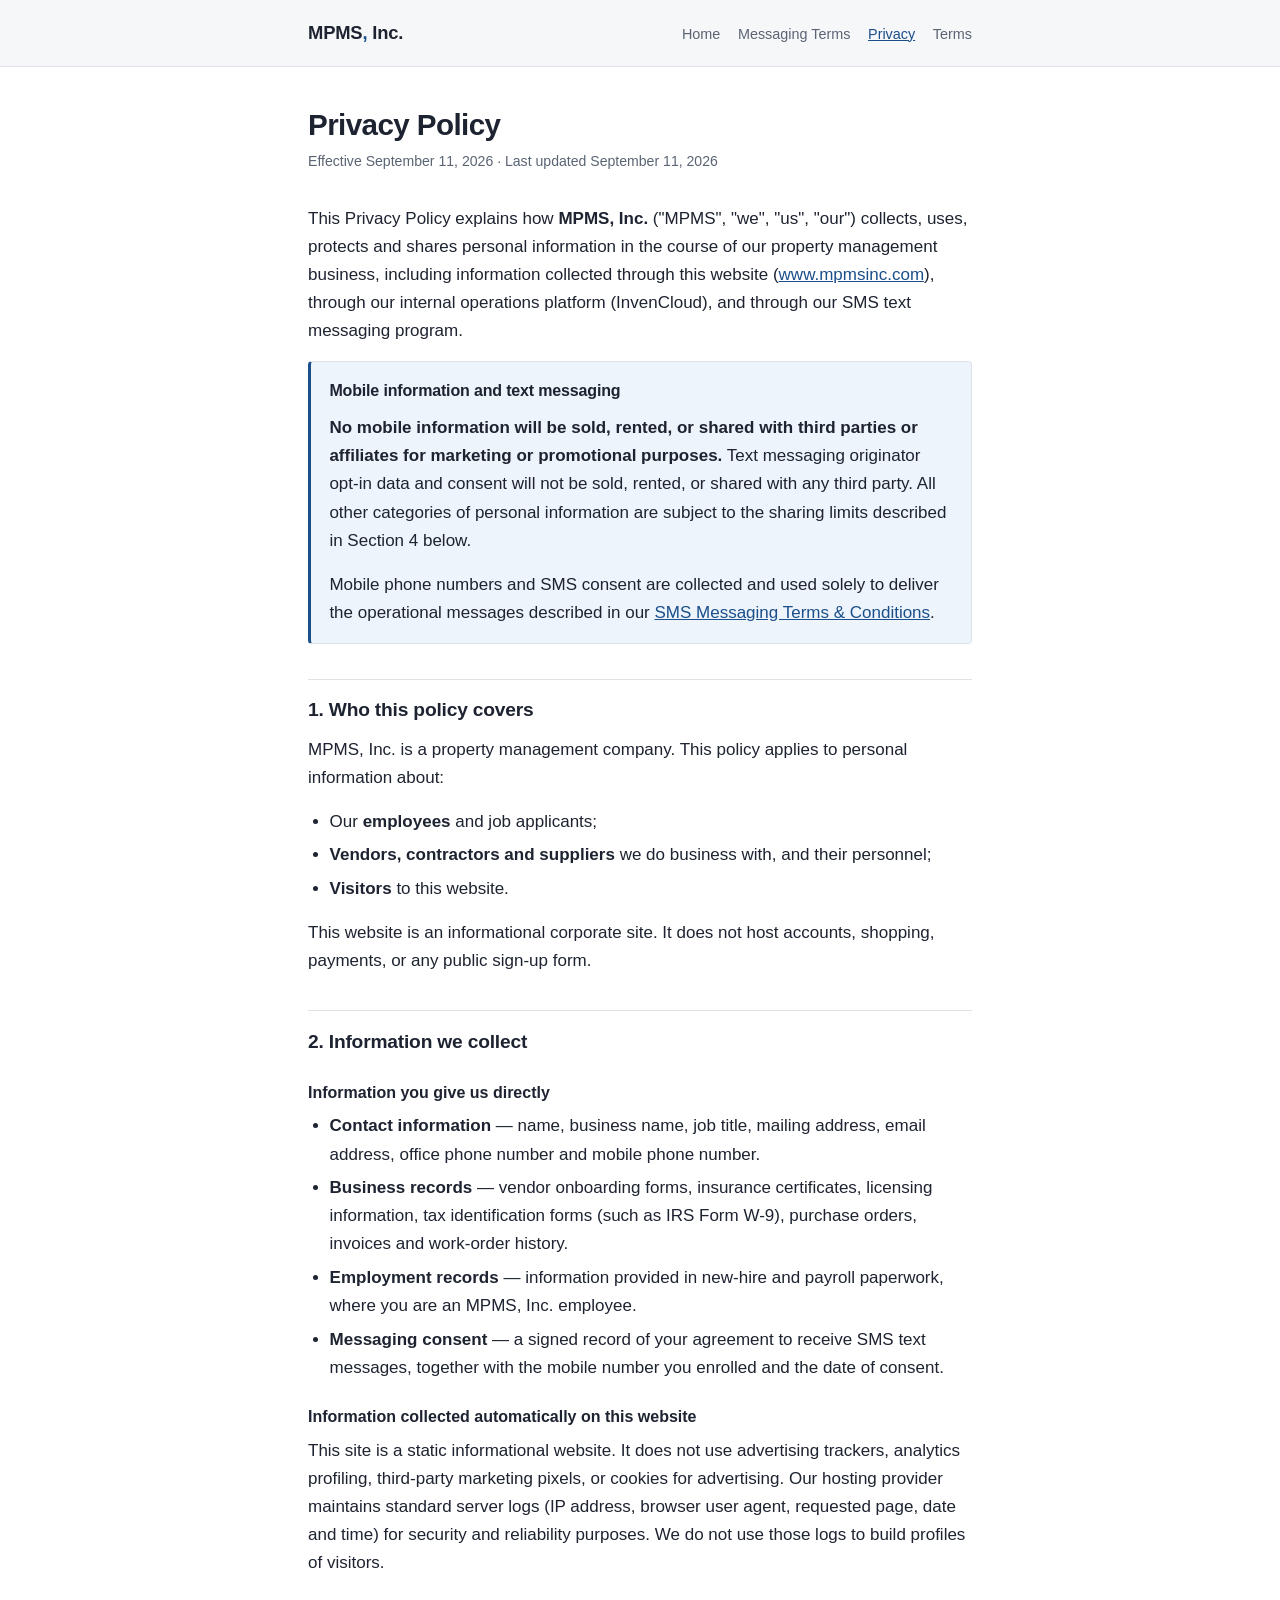
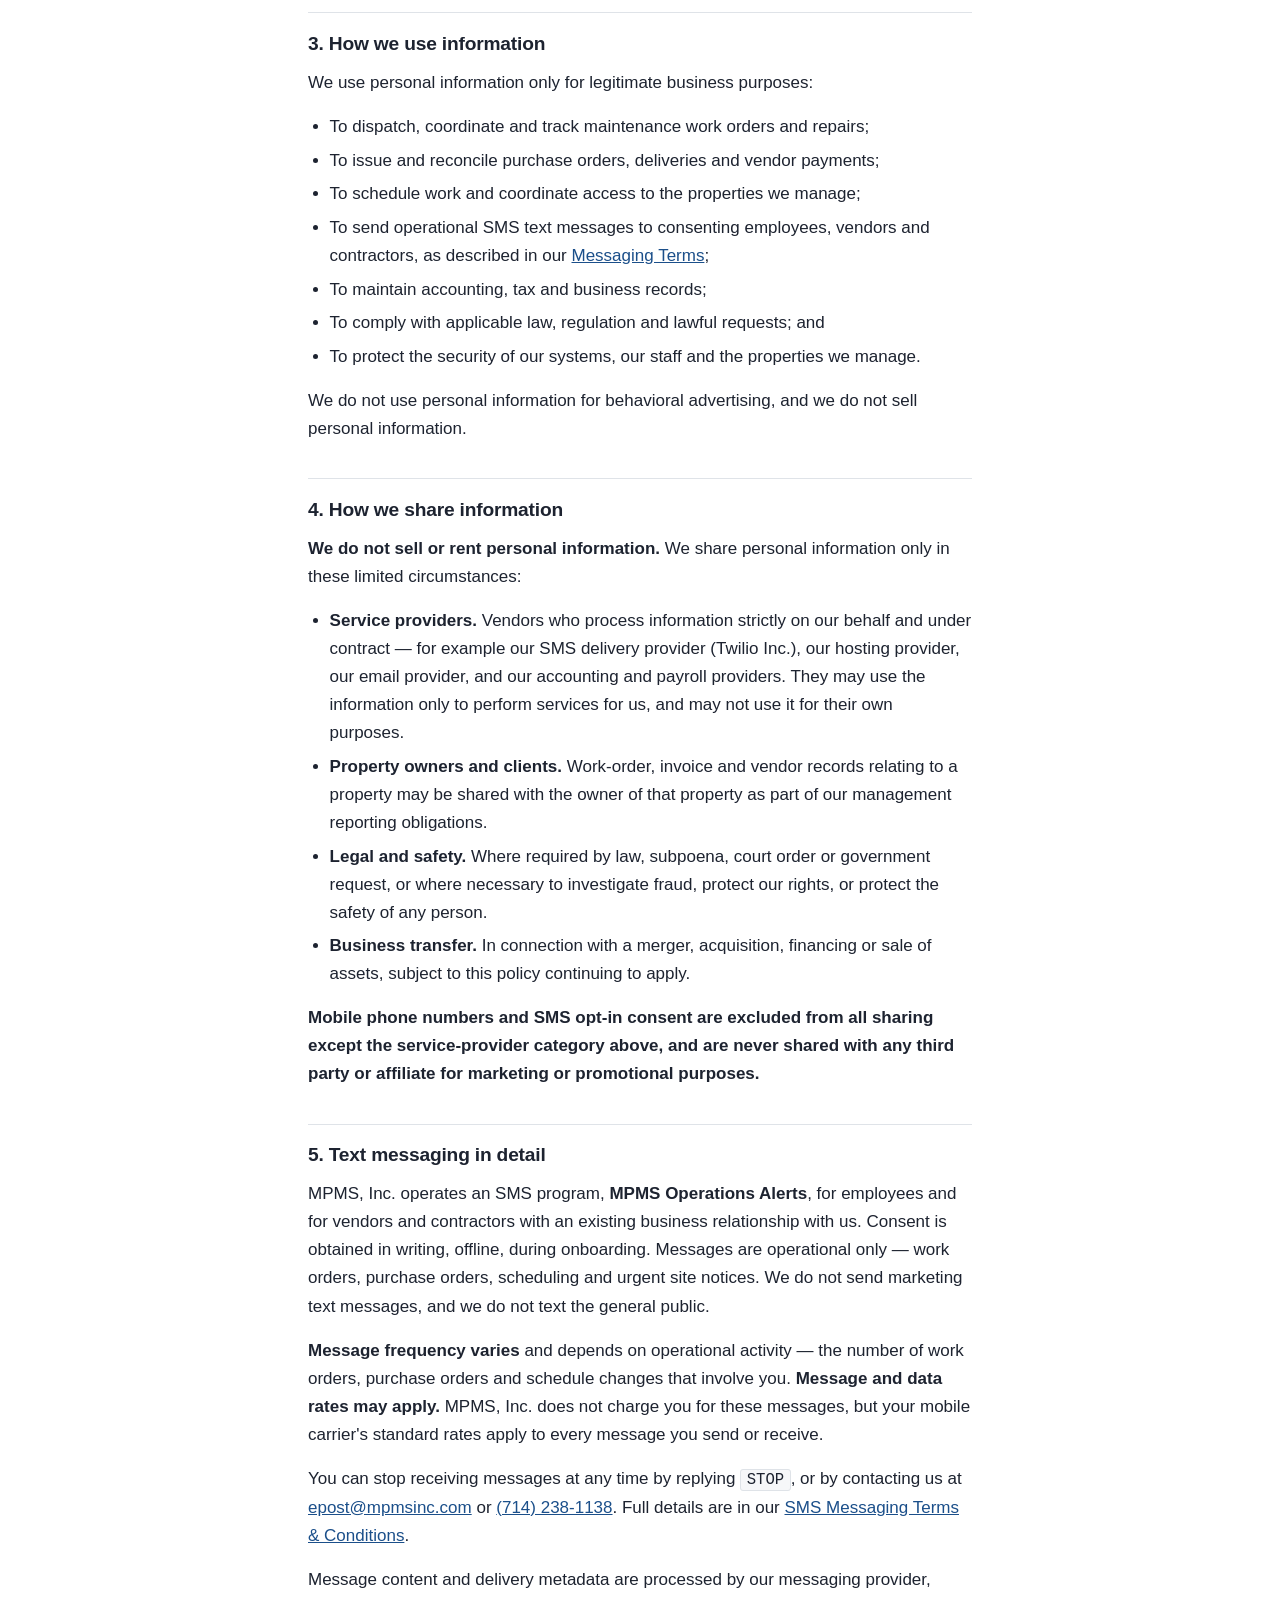
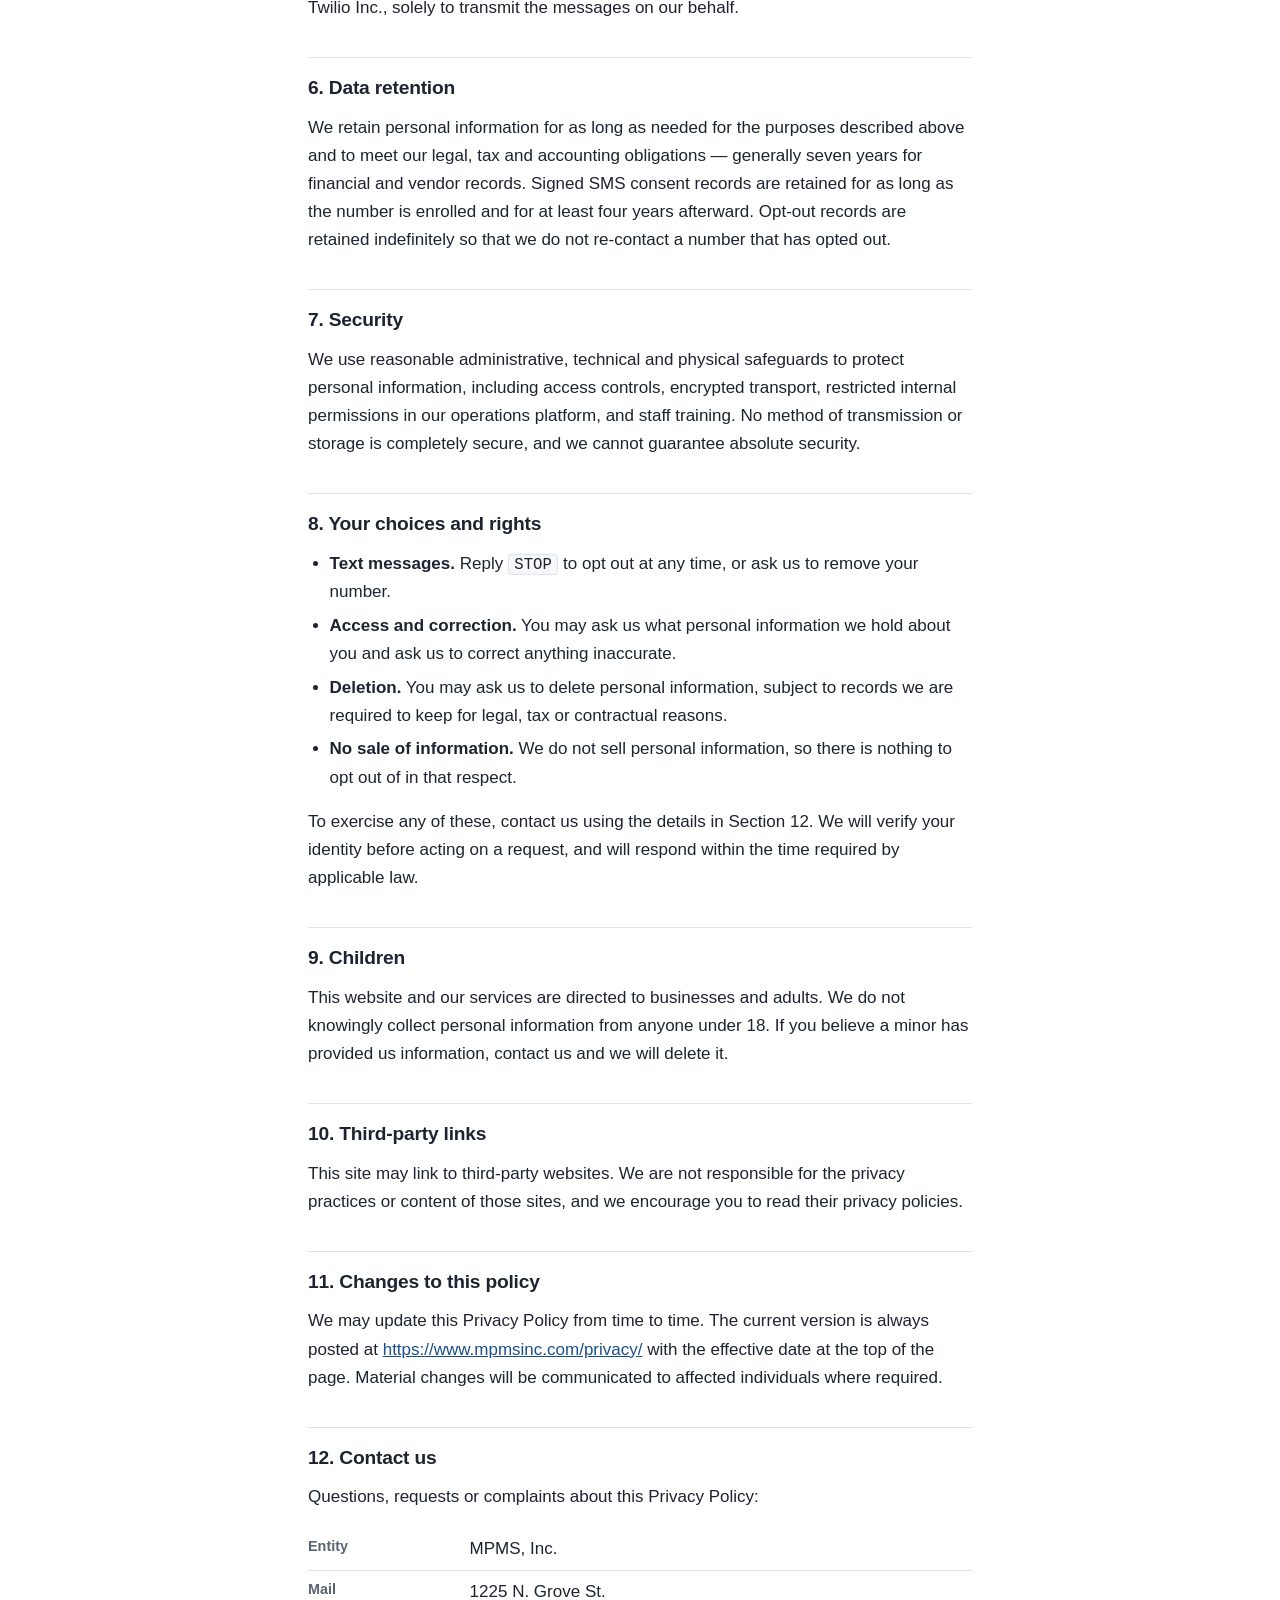
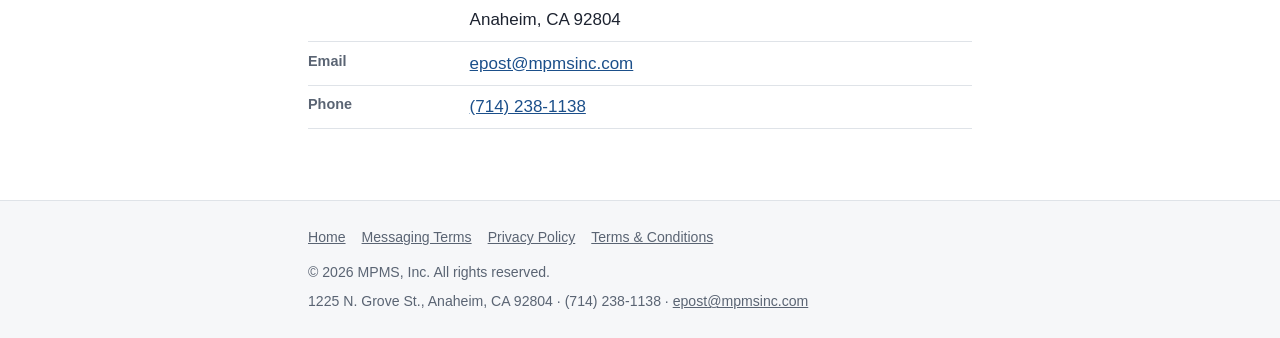
<file: privacy/index.html>
﻿<!DOCTYPE html>
<html lang="en">
<head>
<meta charset="utf-8">
<meta name="viewport" content="width=device-width, initial-scale=1">
<title>Privacy Policy — MPMS, Inc.</title>
<meta name="description" content="Privacy Policy for MPMS, Inc., including how mobile phone numbers and SMS consent are collected, used, and never shared with third parties for marketing.">
<link rel="canonical" href="https://www.mpmsinc.com/privacy/">
<link rel="stylesheet" href="/assets/style.css">
</head>
<body>

<a class="skip" href="#main">Skip to main content</a>

<header class="site">
  <div class="wrap">
    <a class="brand" href="/">MPMS<span>,</span> Inc.</a>
    <nav class="site" aria-label="Main">
      <a href="/">Home</a>
      <a href="/messaging/">Messaging Terms</a>
      <a href="/privacy/" aria-current="page">Privacy</a>
      <a href="/terms/">Terms</a>
    </nav>
  </div>
</header>

<main id="main" tabindex="-1">
<div class="wrap">

  <h1>Privacy Policy</h1>
  <p class="updated">Effective September 11, 2026 &middot; Last updated September 11, 2026</p>

  <p>This Privacy Policy explains how <strong>MPMS, Inc.</strong> ("MPMS", "we", "us", "our")
  collects, uses, protects and shares personal information in the course of our property
  management business, including information collected through this website
  (<a href="https://www.mpmsinc.com/">www.mpmsinc.com</a>), through our internal operations
  platform (InvenCloud), and through our SMS text messaging program.</p>

  <div class="note">
    <h2>Mobile information and text messaging</h2>
    <p><strong>No mobile information will be sold, rented, or shared with third parties or
    affiliates for marketing or promotional purposes.</strong> Text messaging originator opt-in
    data and consent will not be sold, rented, or shared with any third party. All other
    categories of personal information are subject to the sharing limits described in
    Section 4 below.</p>
    <p style="margin-bottom:0">Mobile phone numbers and SMS consent are collected and used
    solely to deliver the operational messages described in our
    <a href="/messaging/">SMS Messaging Terms &amp; Conditions</a>.</p>
  </div>

  <h2>1. Who this policy covers</h2>
  <p>MPMS, Inc. is a property management company. This policy applies to personal information
  about:</p>
  <ul>
    <li>Our <strong>employees</strong> and job applicants;</li>
    <li><strong>Vendors, contractors and suppliers</strong> we do business with, and their
        personnel;</li>
    <li><strong>Visitors</strong> to this website.</li>
  </ul>
  <p>This website is an informational corporate site. It does not host accounts, shopping,
  payments, or any public sign-up form.</p>

  <h2>2. Information we collect</h2>

  <h3>Information you give us directly</h3>
  <ul>
    <li><strong>Contact information</strong> — name, business name, job title, mailing address,
        email address, office phone number and mobile phone number.</li>
    <li><strong>Business records</strong> — vendor onboarding forms, insurance certificates,
        licensing information, tax identification forms (such as IRS Form W-9), purchase
        orders, invoices and work-order history.</li>
    <li><strong>Employment records</strong> — information provided in new-hire and payroll
        paperwork, where you are an MPMS, Inc. employee.</li>
    <li><strong>Messaging consent</strong> — a signed record of your agreement to receive SMS
        text messages, together with the mobile number you enrolled and the date of consent.</li>
  </ul>

  <h3>Information collected automatically on this website</h3>
  <p>This site is a static informational website. It does not use advertising trackers,
  analytics profiling, third-party marketing pixels, or cookies for advertising. Our hosting
  provider maintains standard server logs (IP address, browser user agent, requested page,
  date and time) for security and reliability purposes. We do not use those logs to build
  profiles of visitors.</p>

  <h2>3. How we use information</h2>
  <p>We use personal information only for legitimate business purposes:</p>
  <ul>
    <li>To dispatch, coordinate and track maintenance work orders and repairs;</li>
    <li>To issue and reconcile purchase orders, deliveries and vendor payments;</li>
    <li>To schedule work and coordinate access to the properties we manage;</li>
    <li>To send operational SMS text messages to consenting employees, vendors and
        contractors, as described in our <a href="/messaging/">Messaging Terms</a>;</li>
    <li>To maintain accounting, tax and business records;</li>
    <li>To comply with applicable law, regulation and lawful requests; and</li>
    <li>To protect the security of our systems, our staff and the properties we manage.</li>
  </ul>
  <p>We do not use personal information for behavioral advertising, and we do not sell personal
  information.</p>

  <h2>4. How we share information</h2>
  <p><strong>We do not sell or rent personal information.</strong> We share personal
  information only in these limited circumstances:</p>
  <ul>
    <li><strong>Service providers.</strong> Vendors who process information strictly on our
        behalf and under contract — for example our SMS delivery provider (Twilio Inc.), our
        hosting provider, our email provider, and our accounting and payroll providers. They
        may use the information only to perform services for us, and may not use it for their
        own purposes.</li>
    <li><strong>Property owners and clients.</strong> Work-order, invoice and vendor records
        relating to a property may be shared with the owner of that property as part of our
        management reporting obligations.</li>
    <li><strong>Legal and safety.</strong> Where required by law, subpoena, court order or
        government request, or where necessary to investigate fraud, protect our rights, or
        protect the safety of any person.</li>
    <li><strong>Business transfer.</strong> In connection with a merger, acquisition,
        financing or sale of assets, subject to this policy continuing to apply.</li>
  </ul>
  <p><strong>Mobile phone numbers and SMS opt-in consent are excluded from all sharing except
  the service-provider category above, and are never shared with any third party or affiliate
  for marketing or promotional purposes.</strong></p>

  <h2>5. Text messaging in detail</h2>
  <p>MPMS, Inc. operates an SMS program, <strong>MPMS Operations Alerts</strong>, for employees
  and for vendors and contractors with an existing business relationship with us. Consent is
  obtained in writing, offline, during onboarding. Messages are operational only — work orders,
  purchase orders, scheduling and urgent site notices. We do not send marketing text messages,
  and we do not text the general public.</p>
  <p><strong>Message frequency varies</strong> and depends on operational activity — the number
  of work orders, purchase orders and schedule changes that involve you. <strong>Message and
  data rates may apply.</strong> MPMS, Inc. does not charge you for these messages, but your
  mobile carrier's standard rates apply to every message you send or receive.</p>
  <p>You can stop receiving messages at any time by replying <span class="kw">STOP</span>, or
  by contacting us at <a href="mailto:epost@mpmsinc.com">epost@mpmsinc.com</a> or
  <a href="tel:+17142381138">(714) 238-1138</a>. Full details are in our
  <a href="/messaging/">SMS Messaging Terms &amp; Conditions</a>.</p>
  <p>Message content and delivery metadata are processed by our messaging provider, Twilio
  Inc., solely to transmit the messages on our behalf.</p>

  <h2>6. Data retention</h2>
  <p>We retain personal information for as long as needed for the purposes described above and
  to meet our legal, tax and accounting obligations — generally seven years for financial and
  vendor records. Signed SMS consent records are retained for as long as the number is enrolled
  and for at least four years afterward. Opt-out records are retained indefinitely so that we
  do not re-contact a number that has opted out.</p>

  <h2>7. Security</h2>
  <p>We use reasonable administrative, technical and physical safeguards to protect personal
  information, including access controls, encrypted transport, restricted internal permissions
  in our operations platform, and staff training. No method of transmission or storage is
  completely secure, and we cannot guarantee absolute security.</p>

  <h2>8. Your choices and rights</h2>
  <ul>
    <li><strong>Text messages.</strong> Reply <span class="kw">STOP</span> to opt out at any
        time, or ask us to remove your number.</li>
    <li><strong>Access and correction.</strong> You may ask us what personal information we
        hold about you and ask us to correct anything inaccurate.</li>
    <li><strong>Deletion.</strong> You may ask us to delete personal information, subject to
        records we are required to keep for legal, tax or contractual reasons.</li>
    <li><strong>No sale of information.</strong> We do not sell personal information, so there
        is nothing to opt out of in that respect.</li>
  </ul>
  <p>To exercise any of these, contact us using the details in Section 12. We will verify your
  identity before acting on a request, and will respond within the time required by applicable
  law.</p>

  <h2>9. Children</h2>
  <p>This website and our services are directed to businesses and adults. We do not knowingly
  collect personal information from anyone under 18. If you believe a minor has provided us
  information, contact us and we will delete it.</p>

  <h2>10. Third-party links</h2>
  <p>This site may link to third-party websites. We are not responsible for the privacy
  practices or content of those sites, and we encourage you to read their privacy policies.</p>

  <h2>11. Changes to this policy</h2>
  <p>We may update this Privacy Policy from time to time. The current version is always posted
  at <a href="https://www.mpmsinc.com/privacy/">https://www.mpmsinc.com/privacy/</a> with the
  effective date at the top of the page. Material changes will be communicated to affected
  individuals where required.</p>

  <h2>12. Contact us</h2>
  <p>Questions, requests or complaints about this Privacy Policy:</p>
  <dl class="facts">
    <div><dt>Entity</dt><dd>MPMS, Inc.</dd></div>
    <div><dt>Mail</dt><dd>1225 N. Grove St.<br>Anaheim, CA 92804</dd></div>
    <div><dt>Email</dt><dd><a href="mailto:epost@mpmsinc.com">epost@mpmsinc.com</a></dd></div>
    <div><dt>Phone</dt><dd><a href="tel:+17142381138">(714) 238-1138</a></dd></div>
  </dl>

</div>
</main>

<footer class="site">
  <div class="wrap">
    <nav class="footlinks" aria-label="Footer">
      <a href="/">Home</a>
      <a href="/messaging/">Messaging Terms</a>
      <a href="/privacy/">Privacy Policy</a>
      <a href="/terms/">Terms &amp; Conditions</a>
    </nav>
    <p>&copy; 2026 MPMS, Inc. All rights reserved.</p>
    <p>1225 N. Grove St., Anaheim, CA 92804 &middot; (714) 238-1138 &middot;
       <a href="mailto:epost@mpmsinc.com">epost@mpmsinc.com</a></p>
  </div>
</footer>

</body>
</html>
</file>
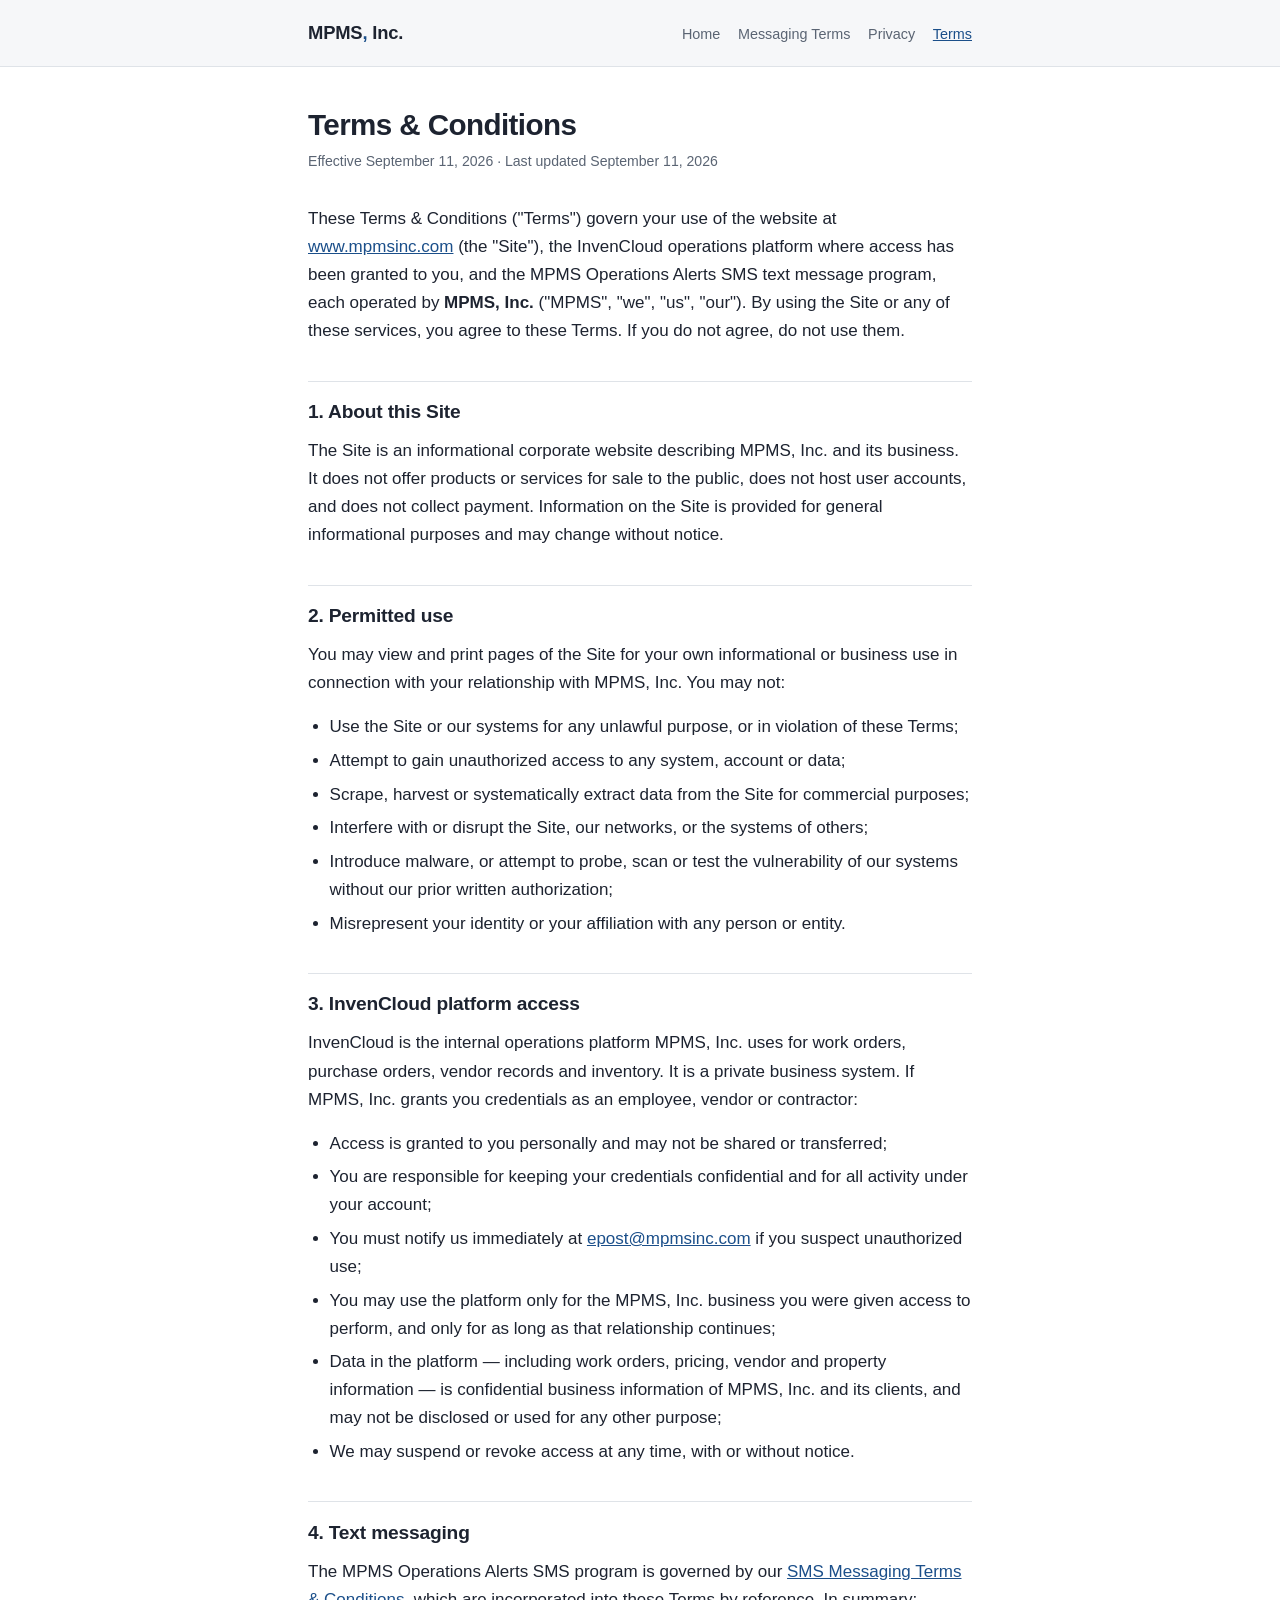
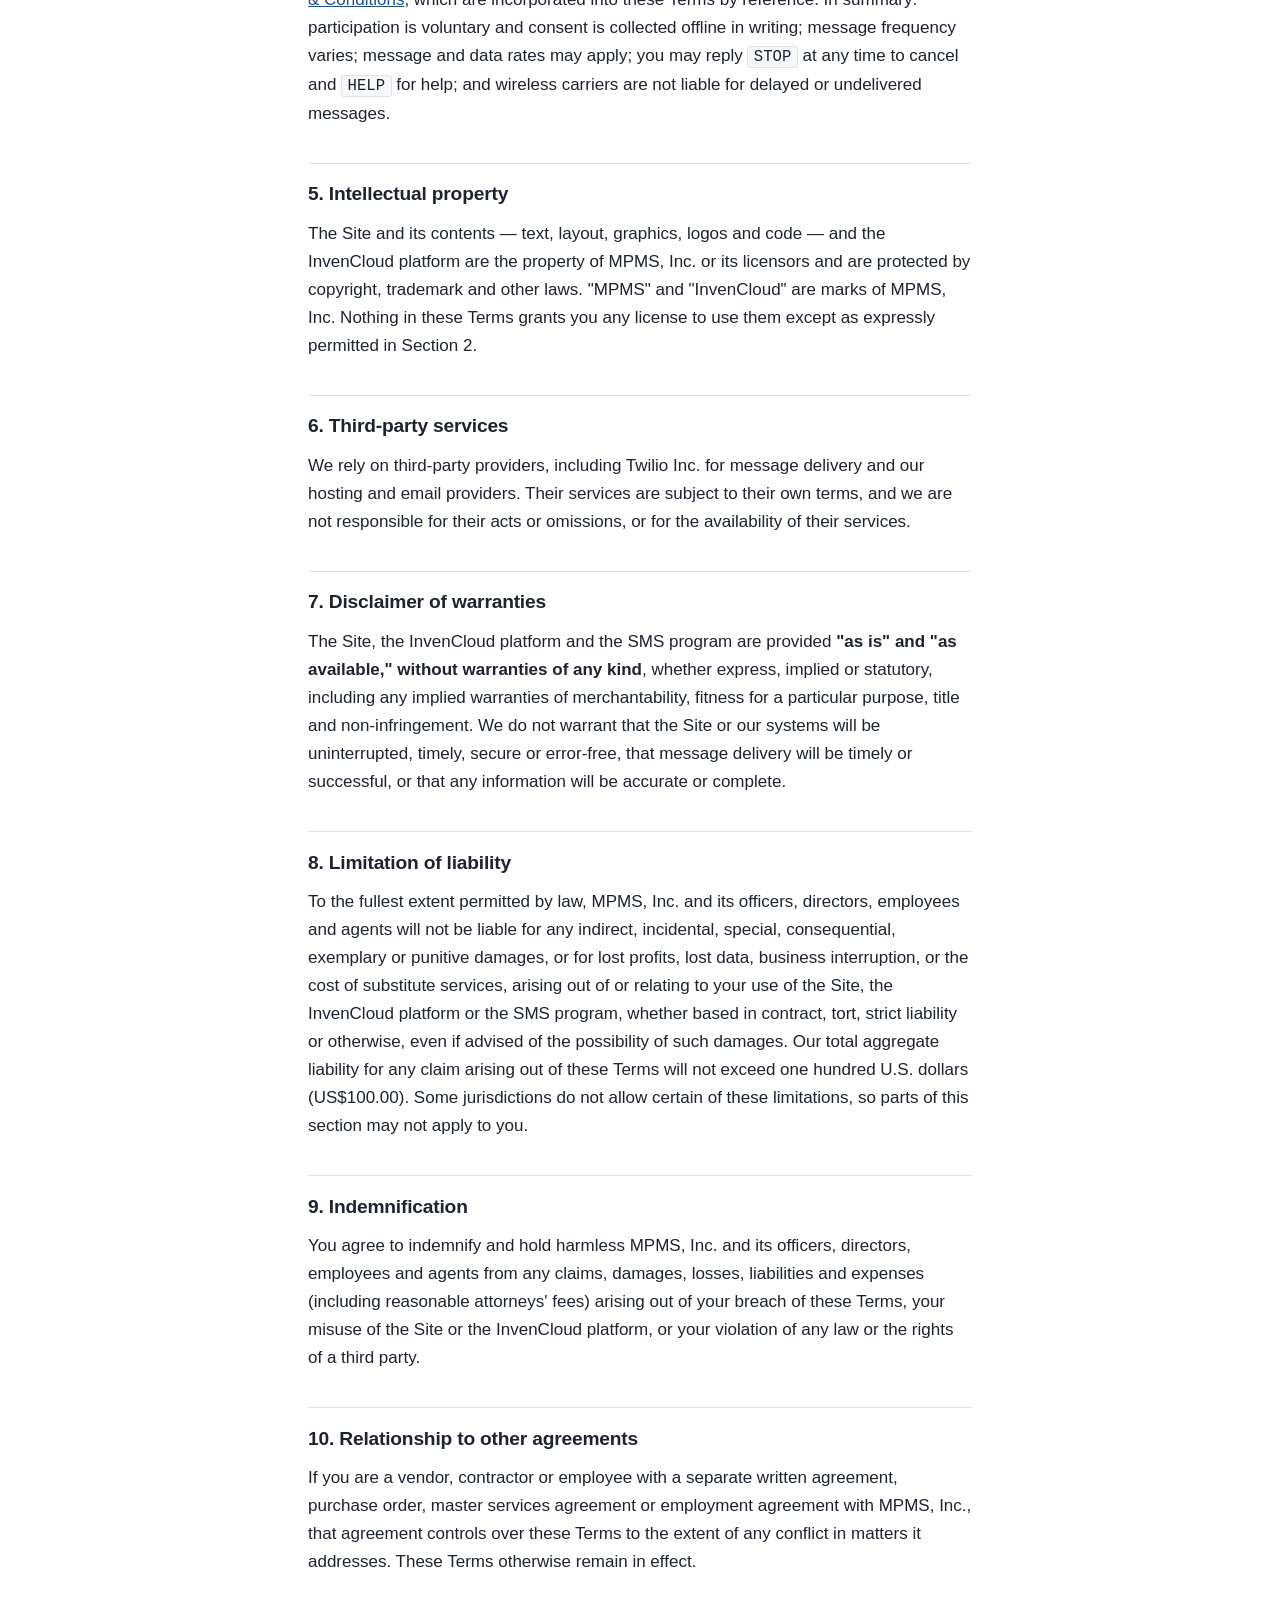
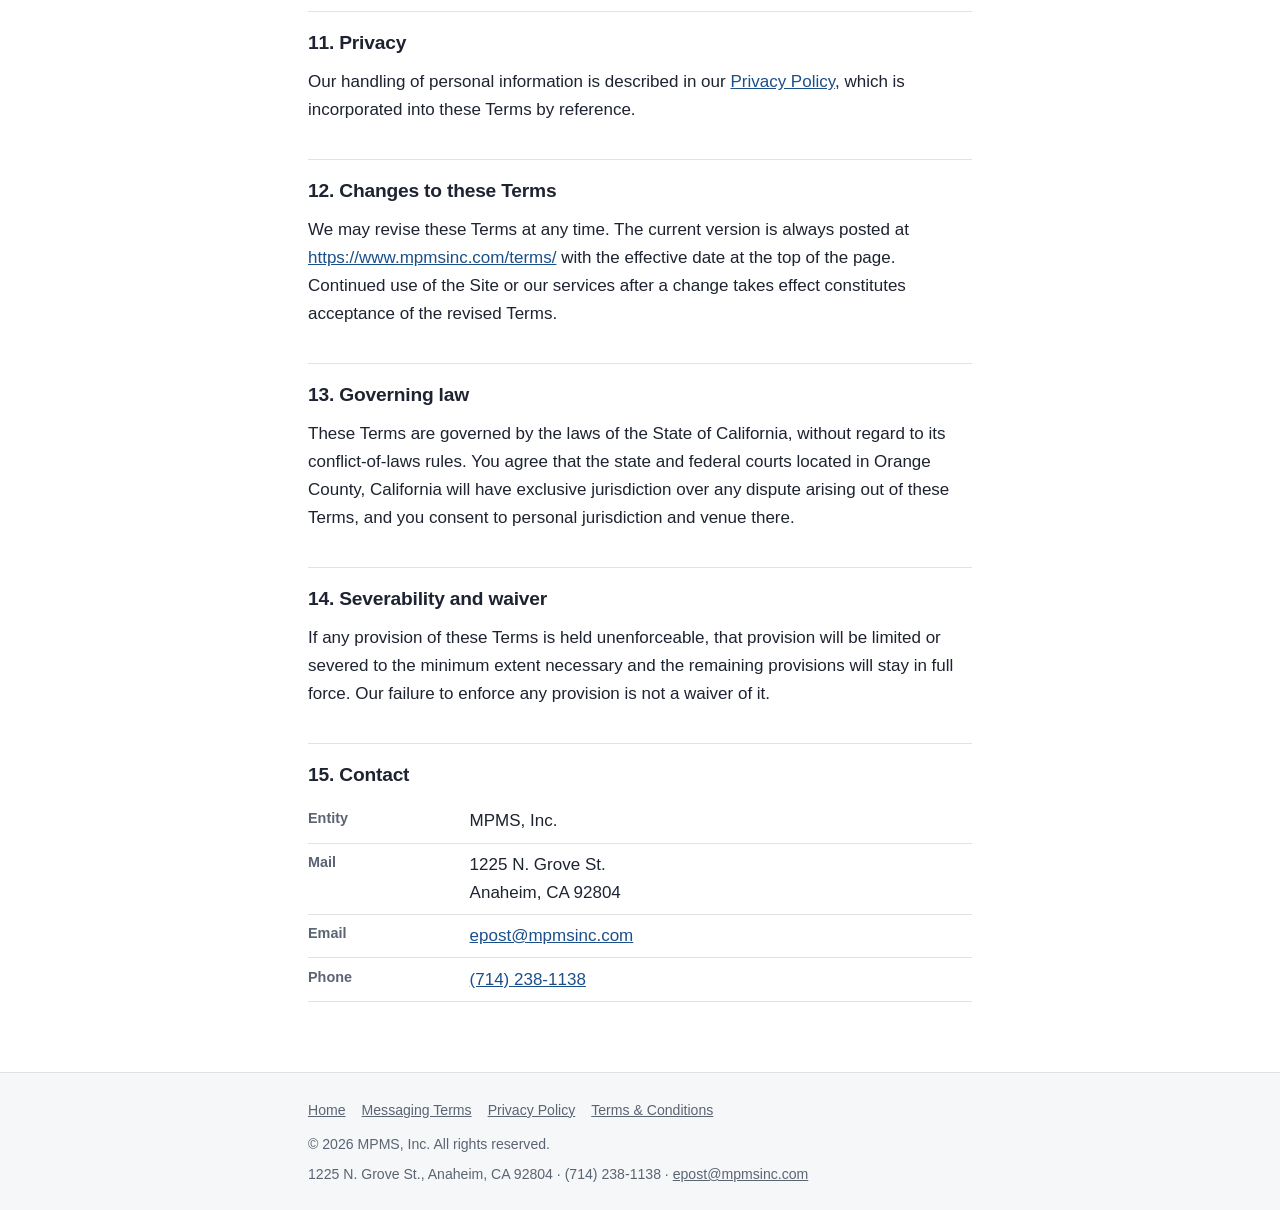
<file: terms/index.html>
﻿<!DOCTYPE html>
<html lang="en">
<head>
<meta charset="utf-8">
<meta name="viewport" content="width=device-width, initial-scale=1">
<title>Terms &amp; Conditions — MPMS, Inc.</title>
<meta name="description" content="Terms and Conditions governing use of the MPMS, Inc. website, the InvenCloud operations platform, and the MPMS Operations Alerts SMS program.">
<link rel="canonical" href="https://www.mpmsinc.com/terms/">
<link rel="stylesheet" href="/assets/style.css">
</head>
<body>

<a class="skip" href="#main">Skip to main content</a>

<header class="site">
  <div class="wrap">
    <a class="brand" href="/">MPMS<span>,</span> Inc.</a>
    <nav class="site" aria-label="Main">
      <a href="/">Home</a>
      <a href="/messaging/">Messaging Terms</a>
      <a href="/privacy/">Privacy</a>
      <a href="/terms/" aria-current="page">Terms</a>
    </nav>
  </div>
</header>

<main id="main" tabindex="-1">
<div class="wrap">

  <h1>Terms &amp; Conditions</h1>
  <p class="updated">Effective September 11, 2026 &middot; Last updated September 11, 2026</p>

  <p>These Terms &amp; Conditions ("Terms") govern your use of the website at
  <a href="https://www.mpmsinc.com/">www.mpmsinc.com</a> (the "Site"), the InvenCloud
  operations platform where access has been granted to you, and the MPMS Operations Alerts
  SMS text message program, each operated by <strong>MPMS, Inc.</strong> ("MPMS", "we", "us",
  "our"). By using the Site or any of these services, you agree to these Terms. If you do not
  agree, do not use them.</p>

  <h2>1. About this Site</h2>
  <p>The Site is an informational corporate website describing MPMS, Inc. and its business.
  It does not offer products or services for sale to the public, does not host user accounts,
  and does not collect payment. Information on the Site is provided for general informational
  purposes and may change without notice.</p>

  <h2>2. Permitted use</h2>
  <p>You may view and print pages of the Site for your own informational or business use in
  connection with your relationship with MPMS, Inc. You may not:</p>
  <ul>
    <li>Use the Site or our systems for any unlawful purpose, or in violation of these Terms;</li>
    <li>Attempt to gain unauthorized access to any system, account or data;</li>
    <li>Scrape, harvest or systematically extract data from the Site for commercial purposes;</li>
    <li>Interfere with or disrupt the Site, our networks, or the systems of others;</li>
    <li>Introduce malware, or attempt to probe, scan or test the vulnerability of our systems
        without our prior written authorization;</li>
    <li>Misrepresent your identity or your affiliation with any person or entity.</li>
  </ul>

  <h2>3. InvenCloud platform access</h2>
  <p>InvenCloud is the internal operations platform MPMS, Inc. uses for work orders, purchase
  orders, vendor records and inventory. It is a private business system. If MPMS, Inc. grants
  you credentials as an employee, vendor or contractor:</p>
  <ul>
    <li>Access is granted to you personally and may not be shared or transferred;</li>
    <li>You are responsible for keeping your credentials confidential and for all activity
        under your account;</li>
    <li>You must notify us immediately at <a href="mailto:epost@mpmsinc.com">epost@mpmsinc.com</a> if you
        suspect unauthorized use;</li>
    <li>You may use the platform only for the MPMS, Inc. business you were given access to
        perform, and only for as long as that relationship continues;</li>
    <li>Data in the platform — including work orders, pricing, vendor and property information
        — is confidential business information of MPMS, Inc. and its clients, and may not be
        disclosed or used for any other purpose;</li>
    <li>We may suspend or revoke access at any time, with or without notice.</li>
  </ul>

  <h2>4. Text messaging</h2>
  <p>The MPMS Operations Alerts SMS program is governed by our
  <a href="/messaging/">SMS Messaging Terms &amp; Conditions</a>, which are incorporated into
  these Terms by reference. In summary: participation is voluntary and consent is collected
  offline in writing; message frequency varies; message and data rates may apply; you may
  reply <span class="kw">STOP</span> at any time to cancel and <span class="kw">HELP</span>
  for help; and wireless carriers are not liable for delayed or undelivered messages.</p>

  <h2>5. Intellectual property</h2>
  <p>The Site and its contents — text, layout, graphics, logos and code — and the InvenCloud
  platform are the property of MPMS, Inc. or its licensors and are protected by copyright,
  trademark and other laws. "MPMS" and "InvenCloud" are marks of MPMS, Inc. Nothing in these
  Terms grants you any license to use them except as expressly permitted in Section 2.</p>

  <h2>6. Third-party services</h2>
  <p>We rely on third-party providers, including Twilio Inc. for message delivery and our
  hosting and email providers. Their services are subject to their own terms, and we are not
  responsible for their acts or omissions, or for the availability of their services.</p>

  <h2>7. Disclaimer of warranties</h2>
  <p>The Site, the InvenCloud platform and the SMS program are provided <strong>"as is" and
  "as available," without warranties of any kind</strong>, whether express, implied or
  statutory, including any implied warranties of merchantability, fitness for a particular
  purpose, title and non-infringement. We do not warrant that the Site or our systems will be
  uninterrupted, timely, secure or error-free, that message delivery will be timely or
  successful, or that any information will be accurate or complete.</p>

  <h2>8. Limitation of liability</h2>
  <p>To the fullest extent permitted by law, MPMS, Inc. and its officers, directors, employees
  and agents will not be liable for any indirect, incidental, special, consequential,
  exemplary or punitive damages, or for lost profits, lost data, business interruption, or the
  cost of substitute services, arising out of or relating to your use of the Site, the
  InvenCloud platform or the SMS program, whether based in contract, tort, strict liability or
  otherwise, even if advised of the possibility of such damages. Our total aggregate liability
  for any claim arising out of these Terms will not exceed one hundred U.S. dollars
  (US$100.00). Some jurisdictions do not allow certain of these limitations, so parts of this
  section may not apply to you.</p>

  <h2>9. Indemnification</h2>
  <p>You agree to indemnify and hold harmless MPMS, Inc. and its officers, directors,
  employees and agents from any claims, damages, losses, liabilities and expenses (including
  reasonable attorneys' fees) arising out of your breach of these Terms, your misuse of the
  Site or the InvenCloud platform, or your violation of any law or the rights of a third
  party.</p>

  <h2>10. Relationship to other agreements</h2>
  <p>If you are a vendor, contractor or employee with a separate written agreement, purchase
  order, master services agreement or employment agreement with MPMS, Inc., that agreement
  controls over these Terms to the extent of any conflict in matters it addresses. These
  Terms otherwise remain in effect.</p>

  <h2>11. Privacy</h2>
  <p>Our handling of personal information is described in our
  <a href="/privacy/">Privacy Policy</a>, which is incorporated into these Terms by
  reference.</p>

  <h2>12. Changes to these Terms</h2>
  <p>We may revise these Terms at any time. The current version is always posted at
  <a href="https://www.mpmsinc.com/terms/">https://www.mpmsinc.com/terms/</a> with the
  effective date at the top of the page. Continued use of the Site or our services after a
  change takes effect constitutes acceptance of the revised Terms.</p>

  <h2>13. Governing law</h2>
  <p>These Terms are governed by the laws of the State of California, without regard to its
  conflict-of-laws rules. You agree that the state and federal courts located in
  Orange County, California will have exclusive jurisdiction over any dispute arising out of these
  Terms, and you consent to personal jurisdiction and venue there.</p>

  <h2>14. Severability and waiver</h2>
  <p>If any provision of these Terms is held unenforceable, that provision will be limited or
  severed to the minimum extent necessary and the remaining provisions will stay in full
  force. Our failure to enforce any provision is not a waiver of it.</p>

  <h2>15. Contact</h2>
  <dl class="facts">
    <div><dt>Entity</dt><dd>MPMS, Inc.</dd></div>
    <div><dt>Mail</dt><dd>1225 N. Grove St.<br>Anaheim, CA 92804</dd></div>
    <div><dt>Email</dt><dd><a href="mailto:epost@mpmsinc.com">epost@mpmsinc.com</a></dd></div>
    <div><dt>Phone</dt><dd><a href="tel:+17142381138">(714) 238-1138</a></dd></div>
  </dl>

</div>
</main>

<footer class="site">
  <div class="wrap">
    <nav class="footlinks" aria-label="Footer">
      <a href="/">Home</a>
      <a href="/messaging/">Messaging Terms</a>
      <a href="/privacy/">Privacy Policy</a>
      <a href="/terms/">Terms &amp; Conditions</a>
    </nav>
    <p>&copy; 2026 MPMS, Inc. All rights reserved.</p>
    <p>1225 N. Grove St., Anaheim, CA 92804 &middot; (714) 238-1138 &middot;
       <a href="mailto:epost@mpmsinc.com">epost@mpmsinc.com</a></p>
  </div>
</footer>

</body>
</html>
</file>
<file: assets/style.css>
/* MPMS, Inc. — www.mpmsinc.com
   Single stylesheet, no build step, no external dependencies. */

:root {
  --bg:        #ffffff;
  --bg-alt:    #f6f7f9;
  --bg-note:   #eef4fb;
  --border:    #dfe3e8;
  --text:      #1d2330;
  --text-mute: #5a6473;
  --accent:    #1b4f8a;
  --accent-dk: #123761;
  --maxw:      44rem;
}

@media (prefers-color-scheme: dark) {
  :root {
    --bg:        #14181f;
    --bg-alt:    #1b2029;
    --bg-note:   #1a2430;
    --border:    #2c333f;
    --text:      #e6e9ee;
    --text-mute: #a3acba;
    --accent:    #6aa9e8;
    --accent-dk: #9cc7f2;
  }
}

* { box-sizing: border-box; }

/* ---------- accessibility ---------- */

/* WCAG 2.4.1 Bypass Blocks: let keyboard and screen-reader users jump past the
   nav that repeats on every page. Off-screen until focused, then visible. */
.skip {
  position: absolute;
  left: -9999px;
  top: 0;
  z-index: 100;
  padding: 0.7rem 1.1rem;
  background: var(--bg);
  color: var(--accent);
  border: 2px solid var(--accent);
  border-radius: 0 0 4px 0;
  font-weight: 600;
  text-decoration: none;
}

.skip:focus {
  left: 0;
}

/* WCAG 2.4.7 Focus Visible. The UA default is easy to lose against these
   backgrounds, so state it explicitly and keep an offset so the ring is not
   swallowed by an adjacent border. */
a:focus-visible,
[tabindex]:focus-visible {
  outline: 3px solid var(--accent);
  outline-offset: 2px;
  border-radius: 2px;
}

/* The skip target should not draw a ring simply because it was jumped to. */
main:focus { outline: none; }

html { -webkit-text-size-adjust: 100%; }

body {
  margin: 0;
  background: var(--bg);
  color: var(--text);
  font-family: -apple-system, BlinkMacSystemFont, "Segoe UI", Roboto,
               "Helvetica Neue", Arial, sans-serif;
  font-size: 17px;
  line-height: 1.65;
}

.wrap {
  max-width: var(--maxw);
  margin: 0 auto;
  padding: 0 1.25rem;
}

/* ---------- header ---------- */

header.site {
  border-bottom: 1px solid var(--border);
  background: var(--bg-alt);
}

header.site .wrap {
  display: flex;
  flex-wrap: wrap;
  align-items: baseline;
  gap: 0.5rem 1.5rem;
  padding-top: 1.1rem;
  padding-bottom: 1.1rem;
}

.brand {
  font-size: 1.15rem;
  font-weight: 700;
  letter-spacing: -0.01em;
  color: var(--text);
  text-decoration: none;
  white-space: nowrap;
}

.brand span { color: var(--accent); }

nav.site {
  margin-left: auto;
  display: flex;
  flex-wrap: wrap;
  gap: 1.1rem;
  font-size: 0.9rem;
}

nav.site a {
  color: var(--text-mute);
  text-decoration: none;
}

nav.site a:hover,
nav.site a[aria-current="page"] {
  color: var(--accent);
  text-decoration: underline;
}

/* ---------- content ---------- */

main { padding: 2.5rem 0 3rem; }

h1 {
  font-size: 1.85rem;
  line-height: 1.25;
  letter-spacing: -0.02em;
  margin: 0 0 0.4rem;
}

h2 {
  font-size: 1.2rem;
  letter-spacing: -0.01em;
  margin: 2.2rem 0 0.6rem;
  padding-top: 0.9rem;
  border-top: 1px solid var(--border);
}

h3 {
  font-size: 1rem;
  margin: 1.4rem 0 0.4rem;
}

h1 + .lede {
  color: var(--text-mute);
  font-size: 1.05rem;
  margin: 0 0 1.6rem;
}

p, ul, ol { margin: 0 0 1rem; }

ul, ol { padding-left: 1.35rem; }

li { margin-bottom: 0.35rem; }

a { color: var(--accent); }

a:hover { color: var(--accent-dk); }

strong { font-weight: 650; }

code, .kw {
  font-family: ui-monospace, SFMono-Regular, "SF Mono", Menlo, Consolas, monospace;
  font-size: 0.92em;
  background: var(--bg-alt);
  border: 1px solid var(--border);
  border-radius: 3px;
  padding: 0.05em 0.35em;
}

.updated {
  font-size: 0.88rem;
  color: var(--text-mute);
  margin: 0 0 2rem;
}

/* callout box — used for the required SMS disclosures */
.note {
  background: var(--bg-note);
  border: 1px solid var(--border);
  border-left: 3px solid var(--accent);
  border-radius: 4px;
  padding: 1rem 1.15rem;
  margin: 0 0 1.4rem;
}

.note > :last-child { margin-bottom: 0; }

.note h2,
.note h3 {
  margin-top: 0;
  padding-top: 0;
  border-top: none;
  font-size: 1rem;
}

/* sample message bubbles */
.sample {
  background: var(--bg-alt);
  border: 1px solid var(--border);
  border-radius: 4px;
  padding: 0.75rem 0.95rem;
  margin: 0 0 0.6rem;
  font-size: 0.95rem;
  font-family: ui-monospace, SFMono-Regular, "SF Mono", Menlo, Consolas, monospace;
  line-height: 1.5;
  white-space: pre-wrap;
  overflow-wrap: anywhere;
}

/* Contact block: a description list, so the label/value pairing is exposed to
   assistive tech rather than being a purely visual arrangement. */
.facts {
  margin: 0 0 1.4rem;
  padding: 0;
}

.facts > div {
  display: flex;
  flex-wrap: wrap;
  gap: 0.15rem 0.6rem;
  padding: 0.45rem 0;
  border-bottom: 1px solid var(--border);
}

.facts dt {
  flex: 0 0 9.5rem;
  margin: 0;
  font-weight: 600;
  color: var(--text-mute);
  font-size: 0.9rem;
}

.facts dd {
  flex: 1 1 14rem;
  margin: 0;
}

/* ---------- footer ---------- */

footer.site {
  border-top: 1px solid var(--border);
  background: var(--bg-alt);
  padding: 1.6rem 0;
  font-size: 0.88rem;
  color: var(--text-mute);
}

footer.site p { margin: 0 0 0.4rem; }

footer.site p:last-child { margin-bottom: 0; }

footer.site a { color: var(--text-mute); }

footer.site a:hover { color: var(--accent); }

.footlinks {
  display: flex;
  flex-wrap: wrap;
  gap: 0.4rem 1rem;
  margin-bottom: 0.7rem;
}

/* ---------- small screens ---------- */

@media (max-width: 33rem) {
  body { font-size: 16px; }
  h1 { font-size: 1.55rem; }
  header.site .wrap { padding-top: 0.9rem; padding-bottom: 0.9rem; }
  nav.site { margin-left: 0; width: 100%; gap: 0.9rem; }
  .facts dt { flex-basis: 100%; }
}
</file>
